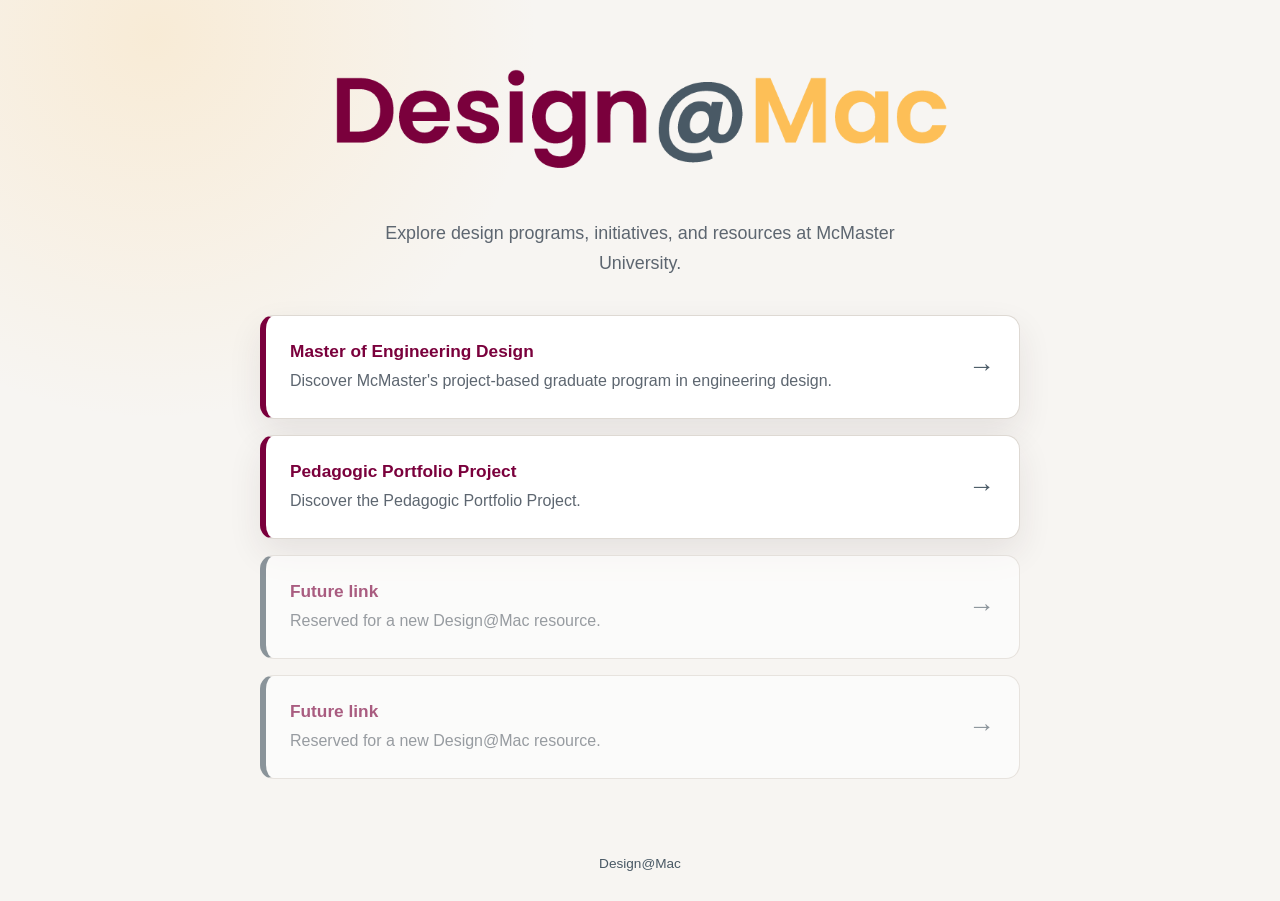
<file: index.html>
<!doctype html>
<html lang="en">
<head>
  <meta charset="utf-8">
  <meta name="viewport" content="width=device-width, initial-scale=1">
  <meta name="description" content="Design@Mac links and resources at McMaster University.">
  <title>Design@Mac</title>
  <link rel="stylesheet" href="styles.css">
</head>
<body>
  <main class="page-shell">
    <header class="hero">
      <img
        class="brand-logo"
        src="assets/design-at-mac-logo.png"
        alt="Design at Mac"
        width="862"
        height="186"
      >
      <p class="intro">Explore design programs, initiatives, and resources at McMaster University.</p>
    </header>

    <nav class="link-list" aria-label="Design at Mac links">
      <!--
        TO ADD OR EDIT A LINK:
        1. Change the href value to the destination URL.
        2. Replace the link title and description.
        3. Remove the placeholder class and aria-disabled attribute if present.
      -->

      <a class="link-card" href="https://www.eng.mcmaster.ca/sept/degree-options/engineering-design/">
        <span class="link-copy">
          <strong>Master of Engineering Design</strong>
          <span>Discover McMaster's project-based graduate program in engineering design.</span>
        </span>
        <span class="arrow" aria-hidden="true">&rarr;</span>
      </a>

      <a class="link-card" href="https://design-at-mac.github.io/design-at-mac-website/pedagogic-portfolios">
        <span class="link-copy">
          <strong>Pedagogic Portfolio Project</strong>
          <span>Discover the Pedagogic Portfolio Project.</span>
        </span>
        <span class="arrow" aria-hidden="true">&rarr;</span>
      </a>

      <!-- Placeholder link 1: replace # with a URL and update the text. -->
      <a class="link-card placeholder" href="#" aria-disabled="true" onclick="return false;">
        <span class="link-copy">
          <strong>Future link</strong>
          <span>Reserved for a new Design@Mac resource.</span>
        </span>
        <span class="arrow" aria-hidden="true">&rarr;</span>
      </a>

      <!-- Placeholder link 2: replace # with a URL and update the text. -->
      <a class="link-card placeholder" href="#" aria-disabled="true" onclick="return false;">
        <span class="link-copy">
          <strong>Future link</strong>
          <span>Reserved for a new Design@Mac resource.</span>
        </span>
        <span class="arrow" aria-hidden="true">&rarr;</span>
      </a>
    </nav>
  </main>

  <footer>
    <p>Design@Mac</p>
  </footer>
</body>
</html>
</file>
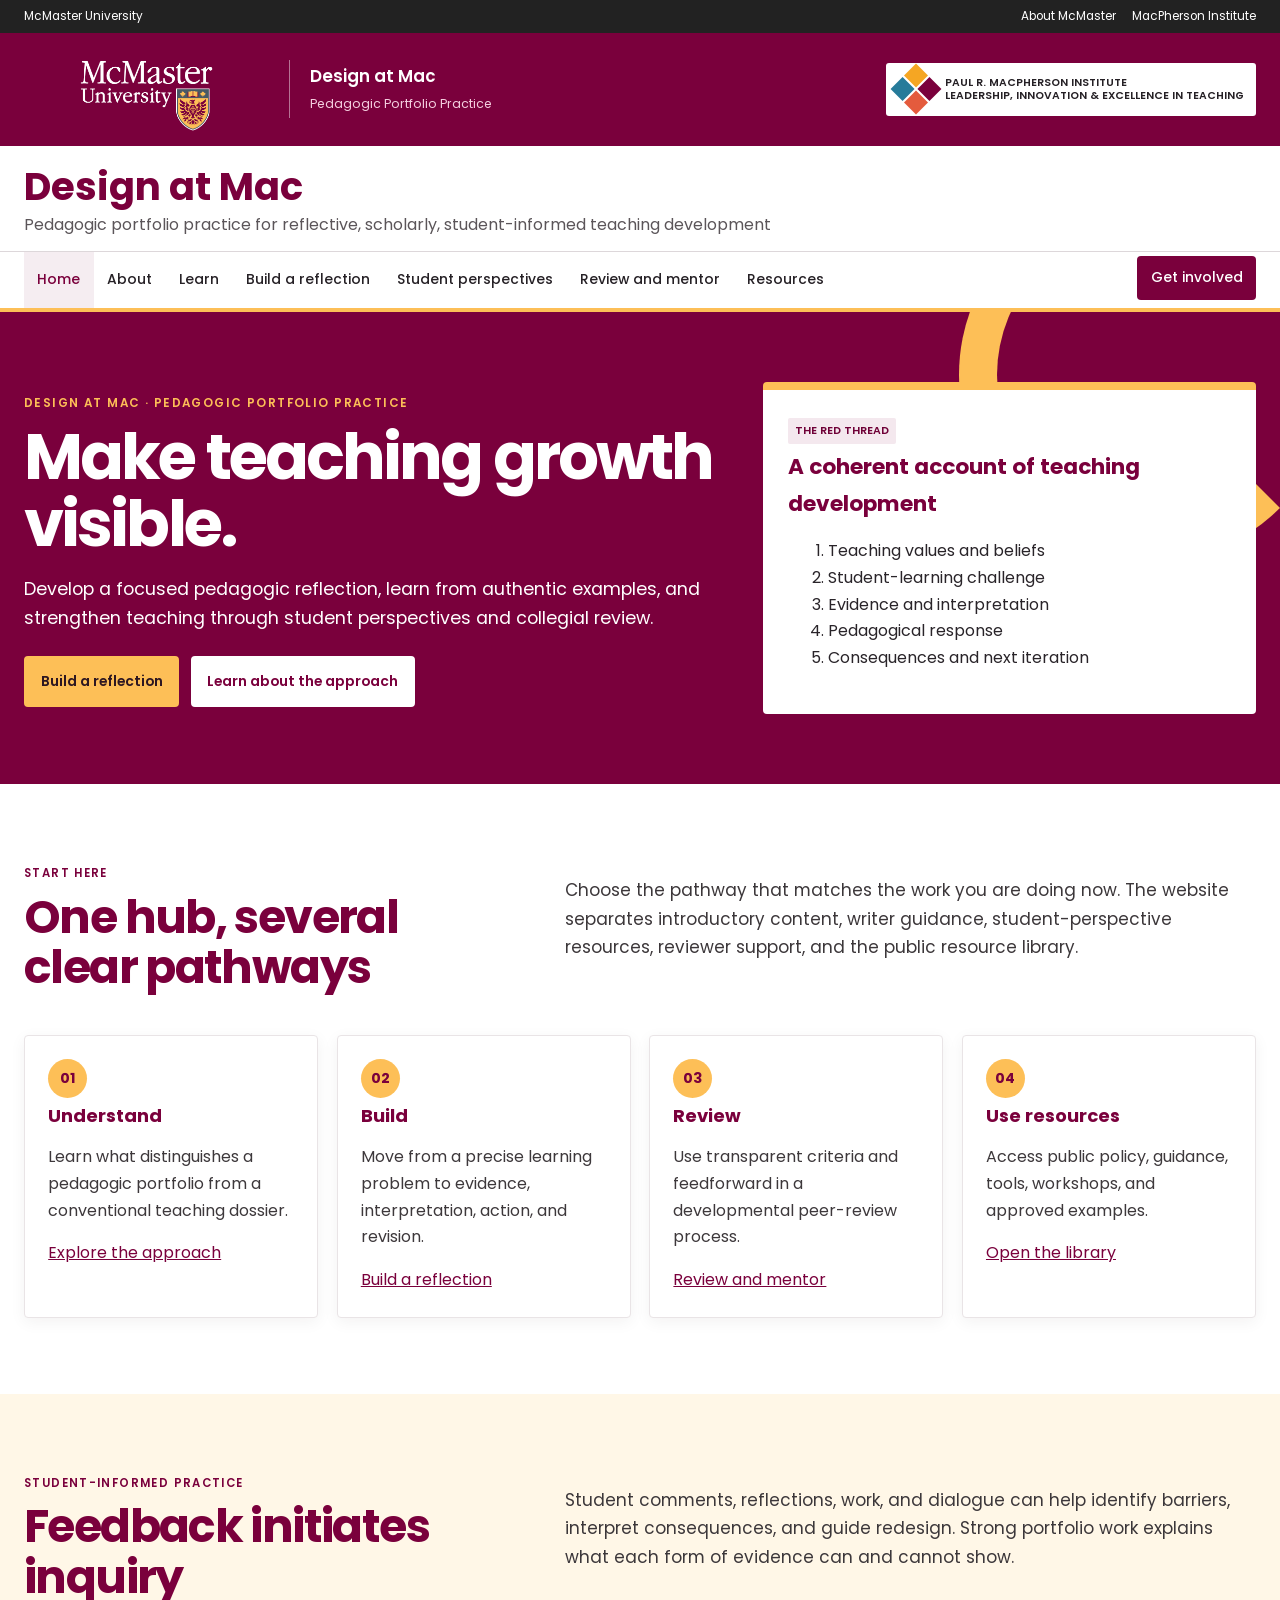
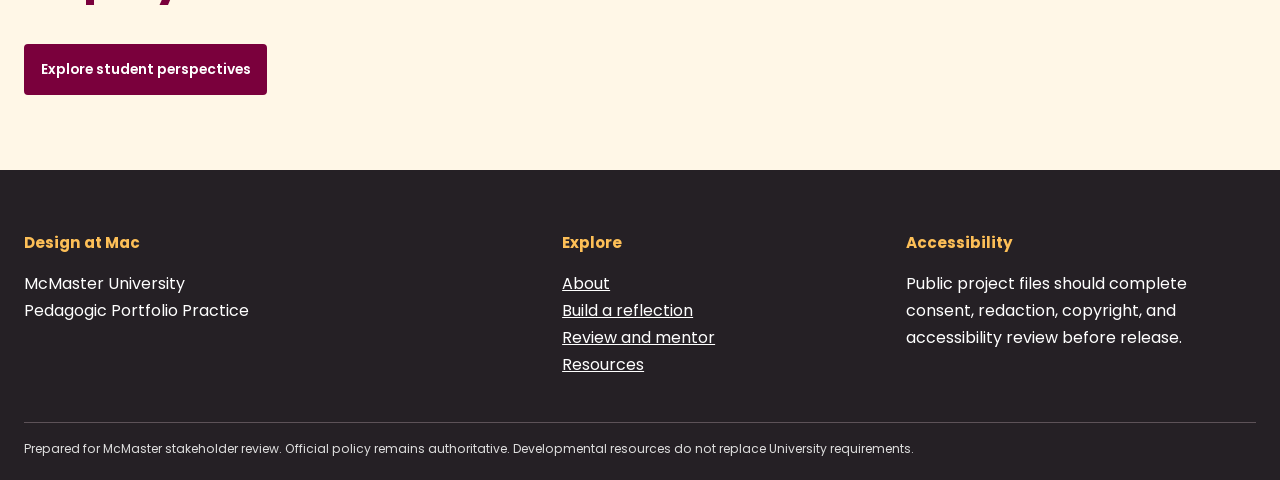
<file: pedagogic-portfolios/index.html>
<!doctype html><html lang="en"><head><meta charset="utf-8"><meta name="viewport" content="width=device-width,initial-scale=1"><meta name="description" content="Design at Mac pedagogic portfolio practice."><title>Home | Design at Mac</title><link rel="preconnect" href="https://fonts.googleapis.com"><link rel="preconnect" href="https://fonts.gstatic.com" crossorigin><link href="https://fonts.googleapis.com/css2?family=Poppins:wght@400;500;600;700&display=swap" rel="stylesheet"><link rel="stylesheet" href="assets/styles.css"></head><body><a class="skip" href="#main">Skip to main content</a><div class="global"><div class="global-in"><span>McMaster University</span><div class="global-links"><a href="https://www.mcmaster.ca/">About McMaster</a><a href="https://mi.mcmaster.ca/">MacPherson Institute</a></div></div></div><header><div class="brand"><div class="brand-in"><img class="mc-logo" src="assets/mcmaster-wordmark.png" alt="McMaster University"><span class="brand-rule" aria-hidden="true"></span><div class="brand-name"><strong>Design at Mac</strong><span>Pedagogic Portfolio Practice</span></div><a class="mi" href="https://mi.mcmaster.ca/"><span class="mi-mark" aria-hidden="true"><i></i><i></i><i></i><i></i></span><span class="mi-text">PAUL R. MACPHERSON INSTITUTE<br>LEADERSHIP, INNOVATION &amp; EXCELLENCE IN TEACHING</span></a></div></div><div class="site-head"><div class="site-head-in"><h1>Design at Mac</h1><p>Pedagogic portfolio practice for reflective, scholarly, student-informed teaching development</p></div></div><nav class="nav" aria-label="Site navigation"><div class="nav-in"><ul><li><a class="current" href="index.html">Home</a></li><li><a class="" href="about.html">About</a></li><li><a class="" href="learn.html">Learn</a></li><li><a class="" href="build.html">Build a reflection</a></li><li><a class="" href="students.html">Student perspectives</a></li><li><a class="" href="review.html">Review and mentor</a></li><li><a class="" href="resources.html">Resources</a></li></ul><a class="join" href="get-involved.html">Get involved</a></div></nav></header><section class="page-hero"><div class="hero-in"><div><span class="eyebrow">Design at Mac · Pedagogic Portfolio Practice</span><h2>Make teaching growth visible.</h2><p>Develop a focused pedagogic reflection, learn from authentic examples, and strengthen teaching through student perspectives and collegial review.</p><div class="actions"><a class="button gold" href="build.html">Build a reflection</a><a class="button white" href="learn.html">Learn about the approach</a></div></div><aside class="hero-card"><span class="tag">THE RED THREAD</span><h3>A coherent account of teaching development</h3><ol><li>Teaching values and beliefs</li><li>Student-learning challenge</li><li>Evidence and interpretation</li><li>Pedagogical response</li><li>Consequences and next iteration</li></ol></aside></div></section><main id="main"><section><div class="wrap"><div class="section-head"><div><span class="kicker">Start here</span><h2>One hub, several clear pathways</h2></div><p class="lede">Choose the pathway that matches the work you are doing now. The website separates introductory content, writer guidance, student-perspective resources, reviewer support, and the public resource library.</p></div><div class="grid grid4"><article class="card"><span class="number">01</span><h3>Understand</h3><p>Learn what distinguishes a pedagogic portfolio from a conventional teaching dossier.</p><a href="learn.html">Explore the approach</a></article><article class="card"><span class="number">02</span><h3>Build</h3><p>Move from a precise learning problem to evidence, interpretation, action, and revision.</p><a href="build.html">Build a reflection</a></article><article class="card"><span class="number">03</span><h3>Review</h3><p>Use transparent criteria and feedforward in a developmental peer-review process.</p><a href="review.html">Review and mentor</a></article><article class="card"><span class="number">04</span><h3>Use resources</h3><p>Access public policy, guidance, tools, workshops, and approved examples.</p><a href="resources.html">Open the library</a></article></div></div></section><section class="cream"><div class="wrap"><div class="section-head"><div><span class="kicker">Student-informed practice</span><h2>Feedback initiates inquiry</h2></div><p class="lede">Student comments, reflections, work, and dialogue can help identify barriers, interpret consequences, and guide redesign. Strong portfolio work explains what each form of evidence can and cannot show.</p></div><div class="actions"><a class="button maroon" href="students.html">Explore student perspectives</a></div></div></section></main><footer class="footer"><div class="foot"><div><h3>Design at Mac</h3><p>McMaster University<br>Pedagogic Portfolio Practice</p></div><div><h3>Explore</h3><p><a href="about.html">About</a><br><a href="build.html">Build a reflection</a><br><a href="review.html">Review and mentor</a><br><a href="resources.html">Resources</a></p></div><div><h3>Accessibility</h3><p>Public project files should complete consent, redaction, copyright, and accessibility review before release.</p></div></div><div class="legal">Prepared for McMaster stakeholder review. Official policy remains authoritative. Developmental resources do not replace University requirements.</div></footer><script src="assets/site.js"></script></body></html>
</file>
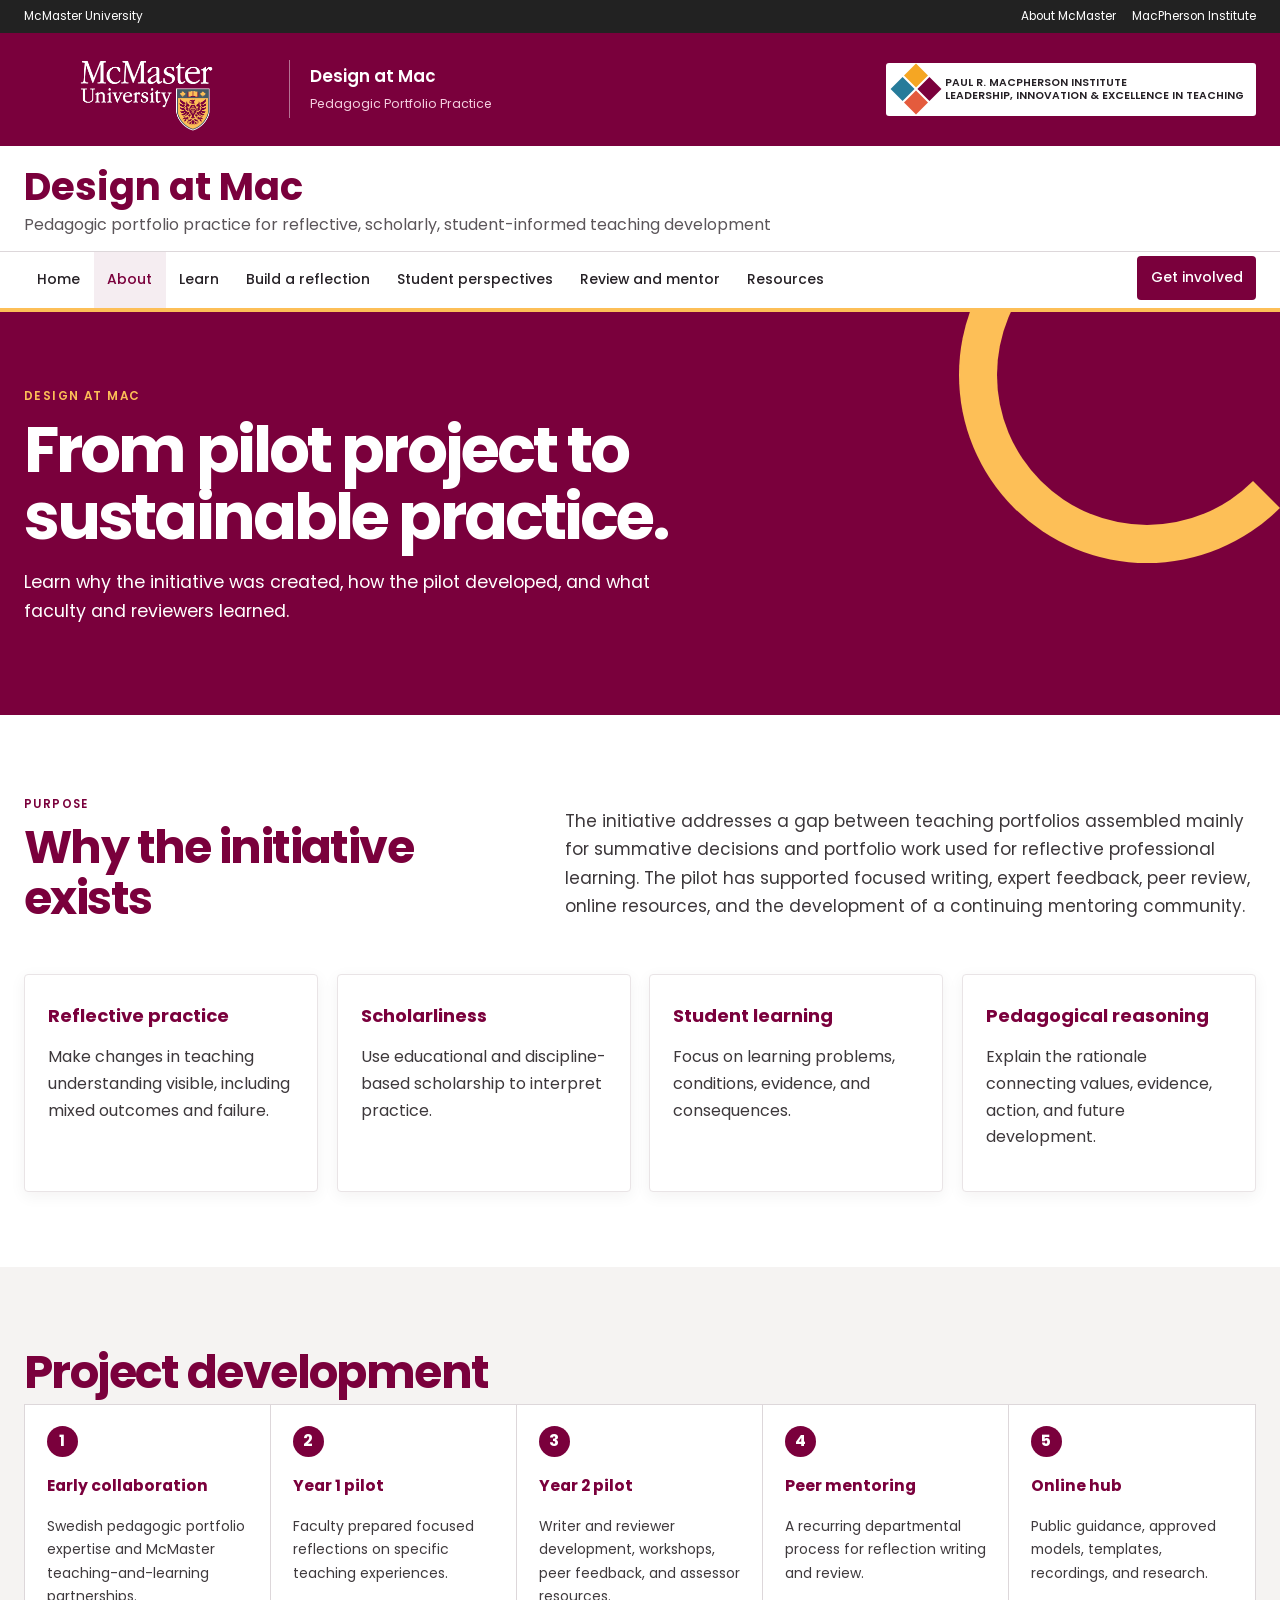
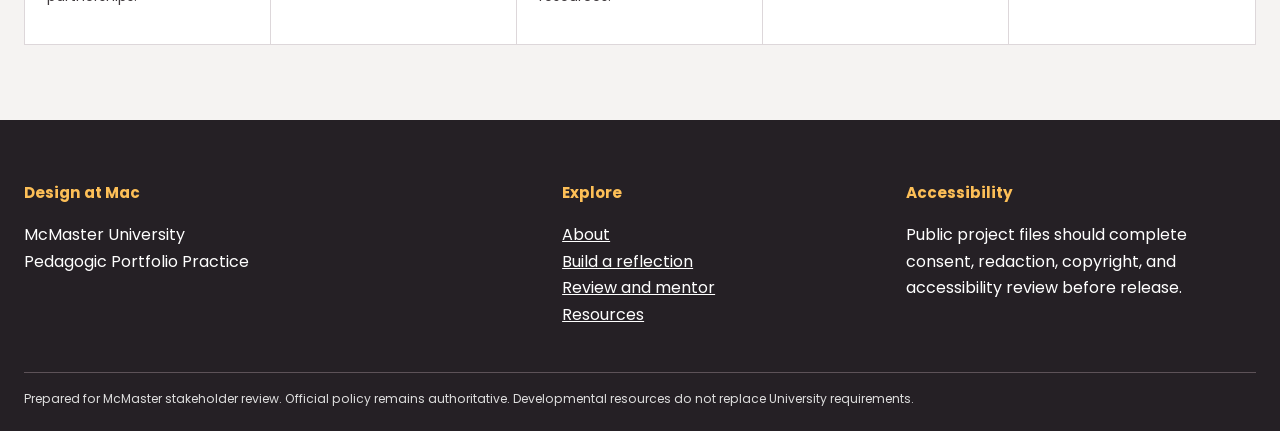
<file: pedagogic-portfolios/about.html>
<!doctype html><html lang="en"><head><meta charset="utf-8"><meta name="viewport" content="width=device-width,initial-scale=1"><meta name="description" content="About the Design at Mac pedagogic portfolio initiative."><title>About | Design at Mac</title><link rel="preconnect" href="https://fonts.googleapis.com"><link rel="preconnect" href="https://fonts.gstatic.com" crossorigin><link href="https://fonts.googleapis.com/css2?family=Poppins:wght@400;500;600;700&display=swap" rel="stylesheet"><link rel="stylesheet" href="assets/styles.css"></head><body><a class="skip" href="#main">Skip to main content</a><div class="global"><div class="global-in"><span>McMaster University</span><div class="global-links"><a href="https://www.mcmaster.ca/">About McMaster</a><a href="https://mi.mcmaster.ca/">MacPherson Institute</a></div></div></div><header><div class="brand"><div class="brand-in"><img class="mc-logo" src="assets/mcmaster-wordmark.png" alt="McMaster University"><span class="brand-rule" aria-hidden="true"></span><div class="brand-name"><strong>Design at Mac</strong><span>Pedagogic Portfolio Practice</span></div><a class="mi" href="https://mi.mcmaster.ca/"><span class="mi-mark" aria-hidden="true"><i></i><i></i><i></i><i></i></span><span class="mi-text">PAUL R. MACPHERSON INSTITUTE<br>LEADERSHIP, INNOVATION &amp; EXCELLENCE IN TEACHING</span></a></div></div><div class="site-head"><div class="site-head-in"><h1>Design at Mac</h1><p>Pedagogic portfolio practice for reflective, scholarly, student-informed teaching development</p></div></div><nav class="nav" aria-label="Site navigation"><div class="nav-in"><ul><li><a class="" href="index.html">Home</a></li><li><a class="current" href="about.html">About</a></li><li><a class="" href="learn.html">Learn</a></li><li><a class="" href="build.html">Build a reflection</a></li><li><a class="" href="students.html">Student perspectives</a></li><li><a class="" href="review.html">Review and mentor</a></li><li><a class="" href="resources.html">Resources</a></li></ul><a class="join" href="get-involved.html">Get involved</a></div></nav></header><section class="page-hero"><div class="hero-in"><div><span class="eyebrow">Design at Mac</span><h2>From pilot project to sustainable practice.</h2><p>Learn why the initiative was created, how the pilot developed, and what faculty and reviewers learned.</p></div></div></section><main id="main"><section><div class="wrap"><div class="section-head"><div><span class="kicker">Purpose</span><h2>Why the initiative exists</h2></div><p class="lede">The initiative addresses a gap between teaching portfolios assembled mainly for summative decisions and portfolio work used for reflective professional learning. The pilot has supported focused writing, expert feedback, peer review, online resources, and the development of a continuing mentoring community.</p></div><div class="grid grid4"><article class="card"><h3>Reflective practice</h3><p>Make changes in teaching understanding visible, including mixed outcomes and failure.</p></article><article class="card"><h3>Scholarliness</h3><p>Use educational and discipline-based scholarship to interpret practice.</p></article><article class="card"><h3>Student learning</h3><p>Focus on learning problems, conditions, evidence, and consequences.</p></article><article class="card"><h3>Pedagogical reasoning</h3><p>Explain the rationale connecting values, evidence, action, and future development.</p></article></div></div></section><section class="pale"><div class="wrap"><h2 class="section-title">Project development</h2><div class="steps"><article><b>1</b><h3>Early collaboration</h3><p>Swedish pedagogic portfolio expertise and McMaster teaching-and-learning partnerships.</p></article><article><b>2</b><h3>Year 1 pilot</h3><p>Faculty prepared focused reflections on specific teaching experiences.</p></article><article><b>3</b><h3>Year 2 pilot</h3><p>Writer and reviewer development, workshops, peer feedback, and assessor resources.</p></article><article><b>4</b><h3>Peer mentoring</h3><p>A recurring departmental process for reflection writing and review.</p></article><article><b>5</b><h3>Online hub</h3><p>Public guidance, approved models, templates, recordings, and research.</p></article></div></div></section></main><footer class="footer"><div class="foot"><div><h3>Design at Mac</h3><p>McMaster University<br>Pedagogic Portfolio Practice</p></div><div><h3>Explore</h3><p><a href="about.html">About</a><br><a href="build.html">Build a reflection</a><br><a href="review.html">Review and mentor</a><br><a href="resources.html">Resources</a></p></div><div><h3>Accessibility</h3><p>Public project files should complete consent, redaction, copyright, and accessibility review before release.</p></div></div><div class="legal">Prepared for McMaster stakeholder review. Official policy remains authoritative. Developmental resources do not replace University requirements.</div></footer><script src="assets/site.js"></script></body></html>
</file>
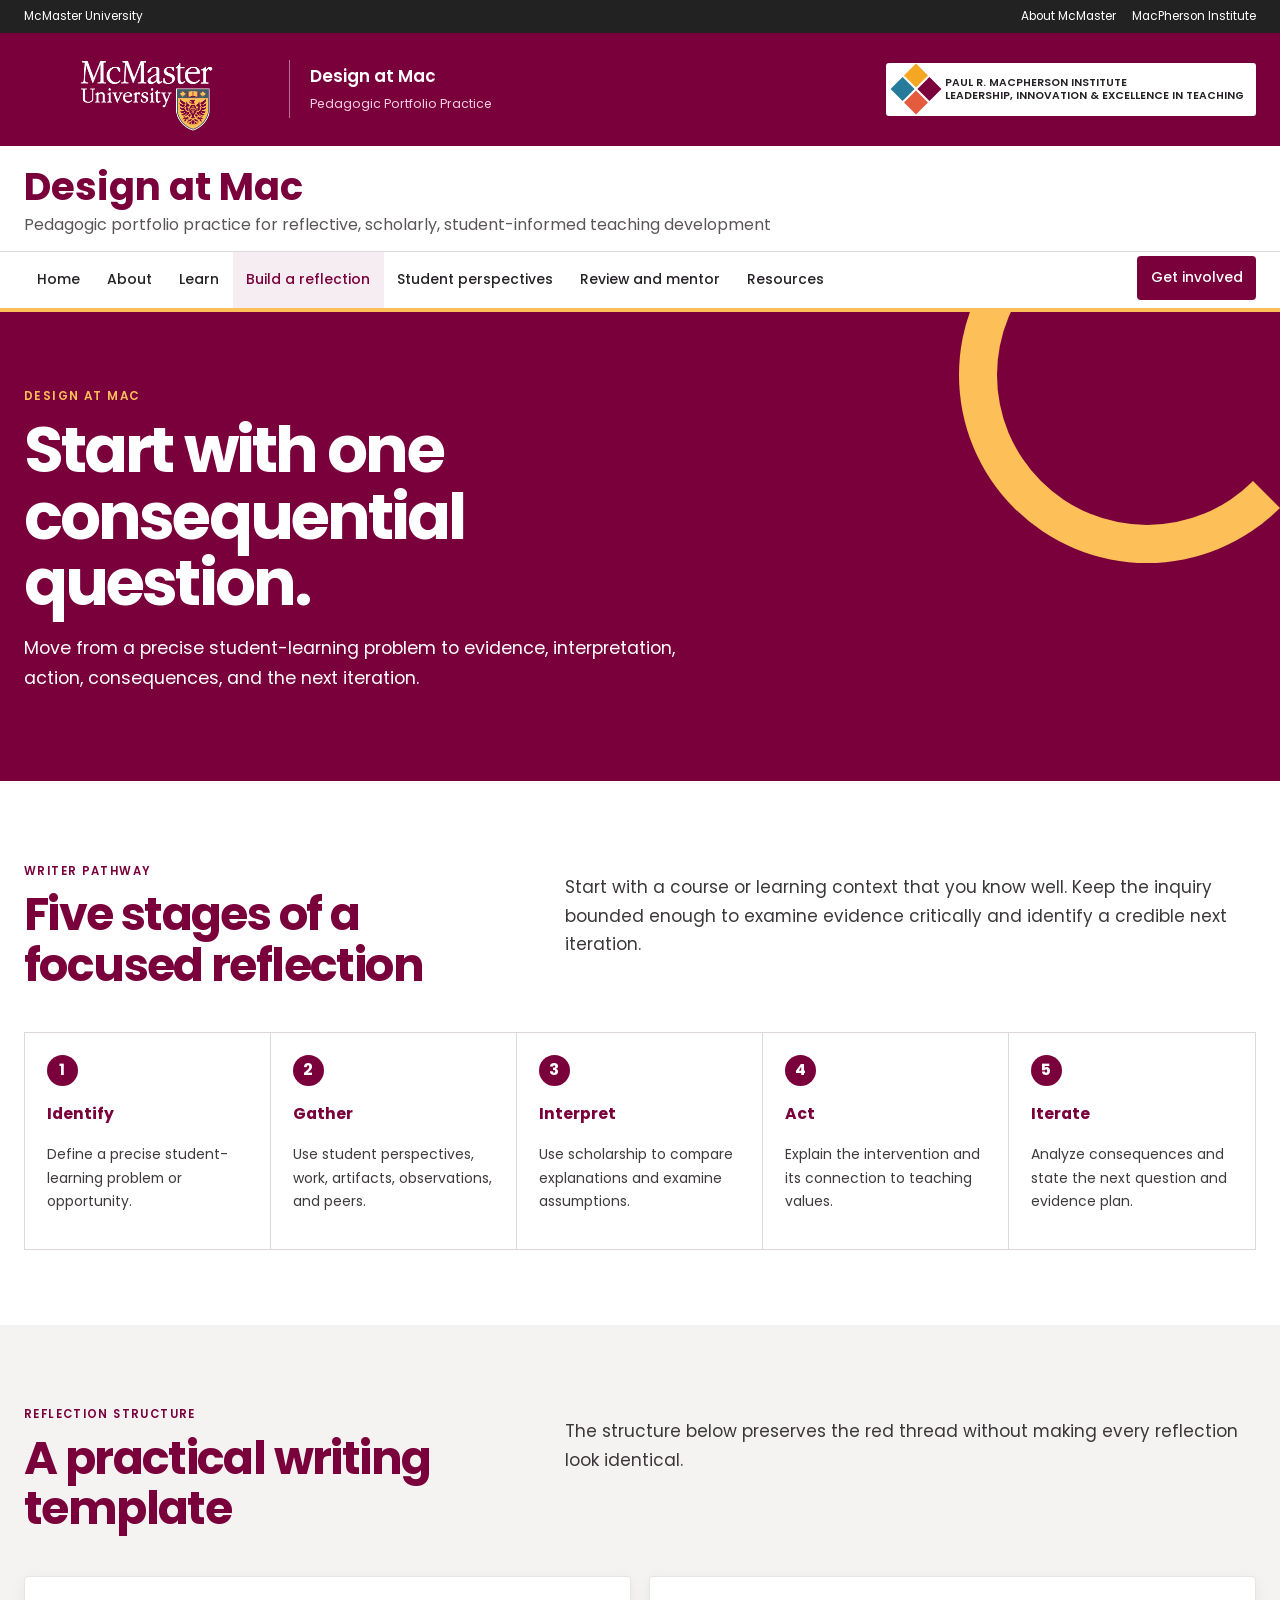
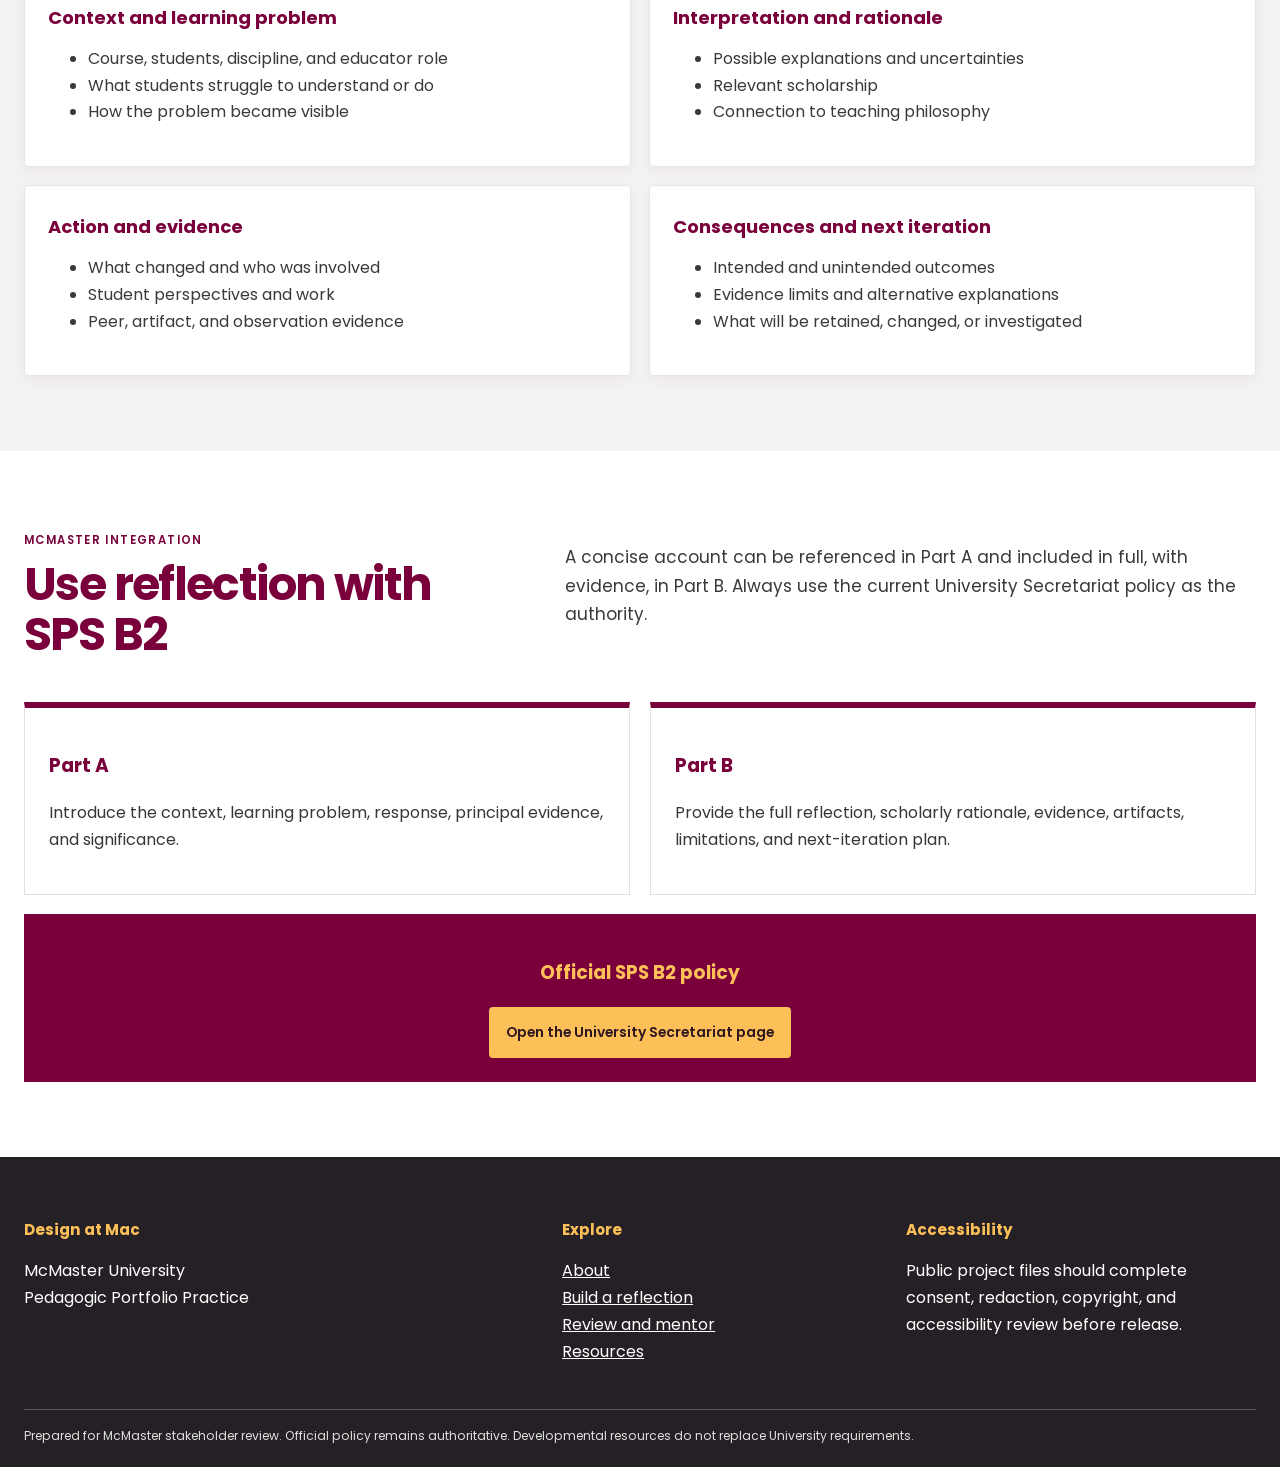
<file: pedagogic-portfolios/build.html>
<!doctype html><html lang="en"><head><meta charset="utf-8"><meta name="viewport" content="width=device-width,initial-scale=1"><meta name="description" content="Guidance for building a pedagogic reflection."><title>Build a reflection | Design at Mac</title><link rel="preconnect" href="https://fonts.googleapis.com"><link rel="preconnect" href="https://fonts.gstatic.com" crossorigin><link href="https://fonts.googleapis.com/css2?family=Poppins:wght@400;500;600;700&display=swap" rel="stylesheet"><link rel="stylesheet" href="assets/styles.css"></head><body><a class="skip" href="#main">Skip to main content</a><div class="global"><div class="global-in"><span>McMaster University</span><div class="global-links"><a href="https://www.mcmaster.ca/">About McMaster</a><a href="https://mi.mcmaster.ca/">MacPherson Institute</a></div></div></div><header><div class="brand"><div class="brand-in"><img class="mc-logo" src="assets/mcmaster-wordmark.png" alt="McMaster University"><span class="brand-rule" aria-hidden="true"></span><div class="brand-name"><strong>Design at Mac</strong><span>Pedagogic Portfolio Practice</span></div><a class="mi" href="https://mi.mcmaster.ca/"><span class="mi-mark" aria-hidden="true"><i></i><i></i><i></i><i></i></span><span class="mi-text">PAUL R. MACPHERSON INSTITUTE<br>LEADERSHIP, INNOVATION &amp; EXCELLENCE IN TEACHING</span></a></div></div><div class="site-head"><div class="site-head-in"><h1>Design at Mac</h1><p>Pedagogic portfolio practice for reflective, scholarly, student-informed teaching development</p></div></div><nav class="nav" aria-label="Site navigation"><div class="nav-in"><ul><li><a class="" href="index.html">Home</a></li><li><a class="" href="about.html">About</a></li><li><a class="" href="learn.html">Learn</a></li><li><a class="current" href="build.html">Build a reflection</a></li><li><a class="" href="students.html">Student perspectives</a></li><li><a class="" href="review.html">Review and mentor</a></li><li><a class="" href="resources.html">Resources</a></li></ul><a class="join" href="get-involved.html">Get involved</a></div></nav></header><section class="page-hero"><div class="hero-in"><div><span class="eyebrow">Design at Mac</span><h2>Start with one consequential question.</h2><p>Move from a precise student-learning problem to evidence, interpretation, action, consequences, and the next iteration.</p></div></div></section><main id="main"><section><div class="wrap"><div class="section-head"><div><span class="kicker">Writer pathway</span><h2>Five stages of a focused reflection</h2></div><p class="lede">Start with a course or learning context that you know well. Keep the inquiry bounded enough to examine evidence critically and identify a credible next iteration.</p></div><div class="steps"><article><b>1</b><h3>Identify</h3><p>Define a precise student-learning problem or opportunity.</p></article><article><b>2</b><h3>Gather</h3><p>Use student perspectives, work, artifacts, observations, and peers.</p></article><article><b>3</b><h3>Interpret</h3><p>Use scholarship to compare explanations and examine assumptions.</p></article><article><b>4</b><h3>Act</h3><p>Explain the intervention and its connection to teaching values.</p></article><article><b>5</b><h3>Iterate</h3><p>Analyze consequences and state the next question and evidence plan.</p></article></div></div></section><section class="pale"><div class="wrap"><div class="section-head"><div><span class="kicker">Reflection structure</span><h2>A practical writing template</h2></div><p class="lede">The structure below preserves the red thread without making every reflection look identical.</p></div><div class="grid grid2"><article class="card"><h3>Context and learning problem</h3><ul><li>Course, students, discipline, and educator role</li><li>What students struggle to understand or do</li><li>How the problem became visible</li></ul></article><article class="card"><h3>Interpretation and rationale</h3><ul><li>Possible explanations and uncertainties</li><li>Relevant scholarship</li><li>Connection to teaching philosophy</li></ul></article><article class="card"><h3>Action and evidence</h3><ul><li>What changed and who was involved</li><li>Student perspectives and work</li><li>Peer, artifact, and observation evidence</li></ul></article><article class="card"><h3>Consequences and next iteration</h3><ul><li>Intended and unintended outcomes</li><li>Evidence limits and alternative explanations</li><li>What will be retained, changed, or investigated</li></ul></article></div></div></section><section><div class="wrap"><div class="section-head"><div><span class="kicker">McMaster integration</span><h2>Use reflection with SPS B2</h2></div><p class="lede">A concise account can be referenced in Part A and included in full, with evidence, in Part B. Always use the current University Secretariat policy as the authority.</p></div><div class="split"><article class="panel"><h3>Part A</h3><p>Introduce the context, learning problem, response, principal evidence, and significance.</p></article><article class="panel"><h3>Part B</h3><p>Provide the full reflection, scholarly rationale, evidence, artifacts, limitations, and next-iteration plan.</p></article><article class="panel full"><h3>Official SPS B2 policy</h3><a class="button gold" href="https://secretariat.mcmaster.ca/university-policies-procedures-guidelines/sps-b2-teaching-portfolios/">Open the University Secretariat page</a></article></div></div></section></main><footer class="footer"><div class="foot"><div><h3>Design at Mac</h3><p>McMaster University<br>Pedagogic Portfolio Practice</p></div><div><h3>Explore</h3><p><a href="about.html">About</a><br><a href="build.html">Build a reflection</a><br><a href="review.html">Review and mentor</a><br><a href="resources.html">Resources</a></p></div><div><h3>Accessibility</h3><p>Public project files should complete consent, redaction, copyright, and accessibility review before release.</p></div></div><div class="legal">Prepared for McMaster stakeholder review. Official policy remains authoritative. Developmental resources do not replace University requirements.</div></footer><script src="assets/site.js"></script></body></html>
</file>
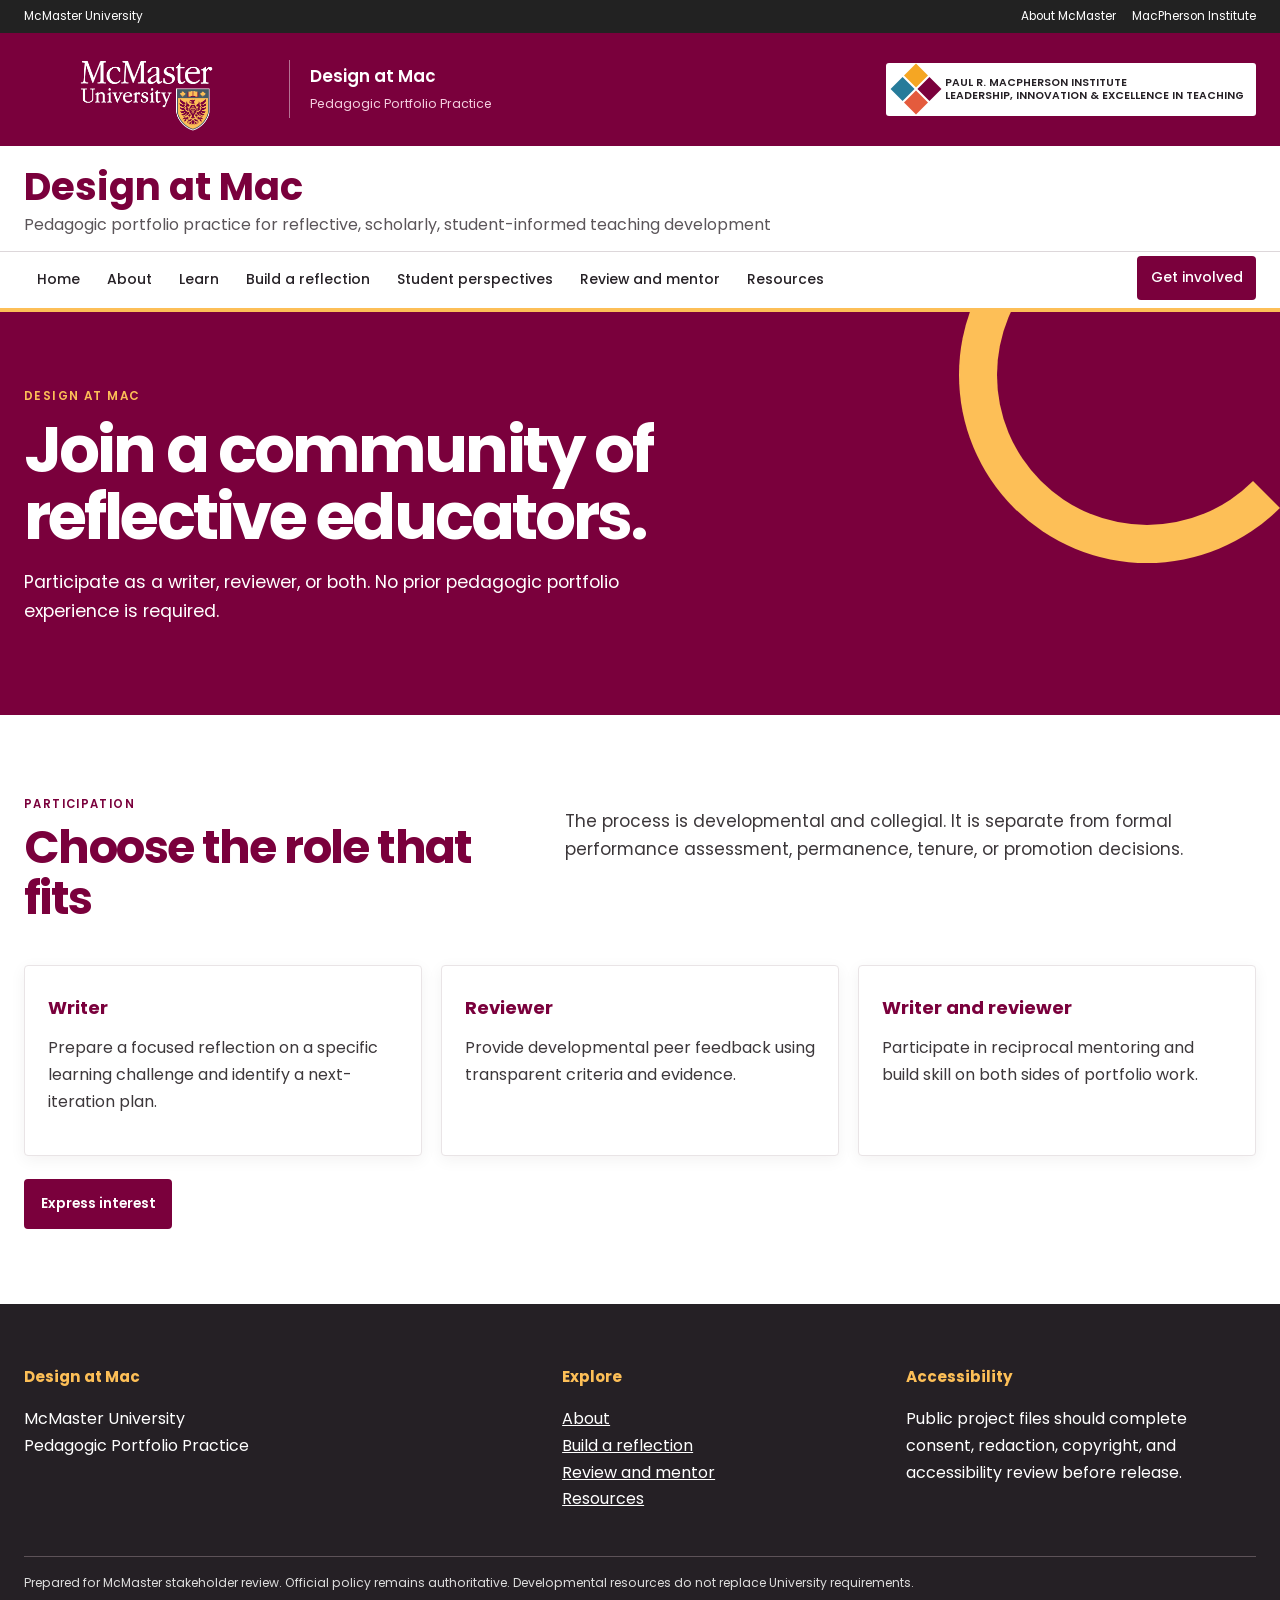
<file: pedagogic-portfolios/get-involved.html>
<!doctype html><html lang="en"><head><meta charset="utf-8"><meta name="viewport" content="width=device-width,initial-scale=1"><meta name="description" content="Join Design at Mac pedagogic portfolio practice."><title>Get involved | Design at Mac</title><link rel="preconnect" href="https://fonts.googleapis.com"><link rel="preconnect" href="https://fonts.gstatic.com" crossorigin><link href="https://fonts.googleapis.com/css2?family=Poppins:wght@400;500;600;700&display=swap" rel="stylesheet"><link rel="stylesheet" href="assets/styles.css"></head><body><a class="skip" href="#main">Skip to main content</a><div class="global"><div class="global-in"><span>McMaster University</span><div class="global-links"><a href="https://www.mcmaster.ca/">About McMaster</a><a href="https://mi.mcmaster.ca/">MacPherson Institute</a></div></div></div><header><div class="brand"><div class="brand-in"><img class="mc-logo" src="assets/mcmaster-wordmark.png" alt="McMaster University"><span class="brand-rule" aria-hidden="true"></span><div class="brand-name"><strong>Design at Mac</strong><span>Pedagogic Portfolio Practice</span></div><a class="mi" href="https://mi.mcmaster.ca/"><span class="mi-mark" aria-hidden="true"><i></i><i></i><i></i><i></i></span><span class="mi-text">PAUL R. MACPHERSON INSTITUTE<br>LEADERSHIP, INNOVATION &amp; EXCELLENCE IN TEACHING</span></a></div></div><div class="site-head"><div class="site-head-in"><h1>Design at Mac</h1><p>Pedagogic portfolio practice for reflective, scholarly, student-informed teaching development</p></div></div><nav class="nav" aria-label="Site navigation"><div class="nav-in"><ul><li><a class="" href="index.html">Home</a></li><li><a class="" href="about.html">About</a></li><li><a class="" href="learn.html">Learn</a></li><li><a class="" href="build.html">Build a reflection</a></li><li><a class="" href="students.html">Student perspectives</a></li><li><a class="" href="review.html">Review and mentor</a></li><li><a class="" href="resources.html">Resources</a></li></ul><a class="join" href="get-involved.html">Get involved</a></div></nav></header><section class="page-hero"><div class="hero-in"><div><span class="eyebrow">Design at Mac</span><h2>Join a community of reflective educators.</h2><p>Participate as a writer, reviewer, or both. No prior pedagogic portfolio experience is required.</p></div></div></section><main id="main"><section><div class="wrap"><div class="section-head"><div><span class="kicker">Participation</span><h2>Choose the role that fits</h2></div><p class="lede">The process is developmental and collegial. It is separate from formal performance assessment, permanence, tenure, or promotion decisions.</p></div><div class="grid"><article class="card"><h3>Writer</h3><p>Prepare a focused reflection on a specific learning challenge and identify a next-iteration plan.</p></article><article class="card"><h3>Reviewer</h3><p>Provide developmental peer feedback using transparent criteria and evidence.</p></article><article class="card"><h3>Writer and reviewer</h3><p>Participate in reciprocal mentoring and build skill on both sides of portfolio work.</p></article></div><div class="actions"><a class="button maroon" href="mailto:fleisig@mcmaster.ca?subject=Design%20at%20Mac%20Pedagogic%20Portfolio%20Practice">Express interest</a></div></div></section></main><footer class="footer"><div class="foot"><div><h3>Design at Mac</h3><p>McMaster University<br>Pedagogic Portfolio Practice</p></div><div><h3>Explore</h3><p><a href="about.html">About</a><br><a href="build.html">Build a reflection</a><br><a href="review.html">Review and mentor</a><br><a href="resources.html">Resources</a></p></div><div><h3>Accessibility</h3><p>Public project files should complete consent, redaction, copyright, and accessibility review before release.</p></div></div><div class="legal">Prepared for McMaster stakeholder review. Official policy remains authoritative. Developmental resources do not replace University requirements.</div></footer><script src="assets/site.js"></script></body></html>
</file>
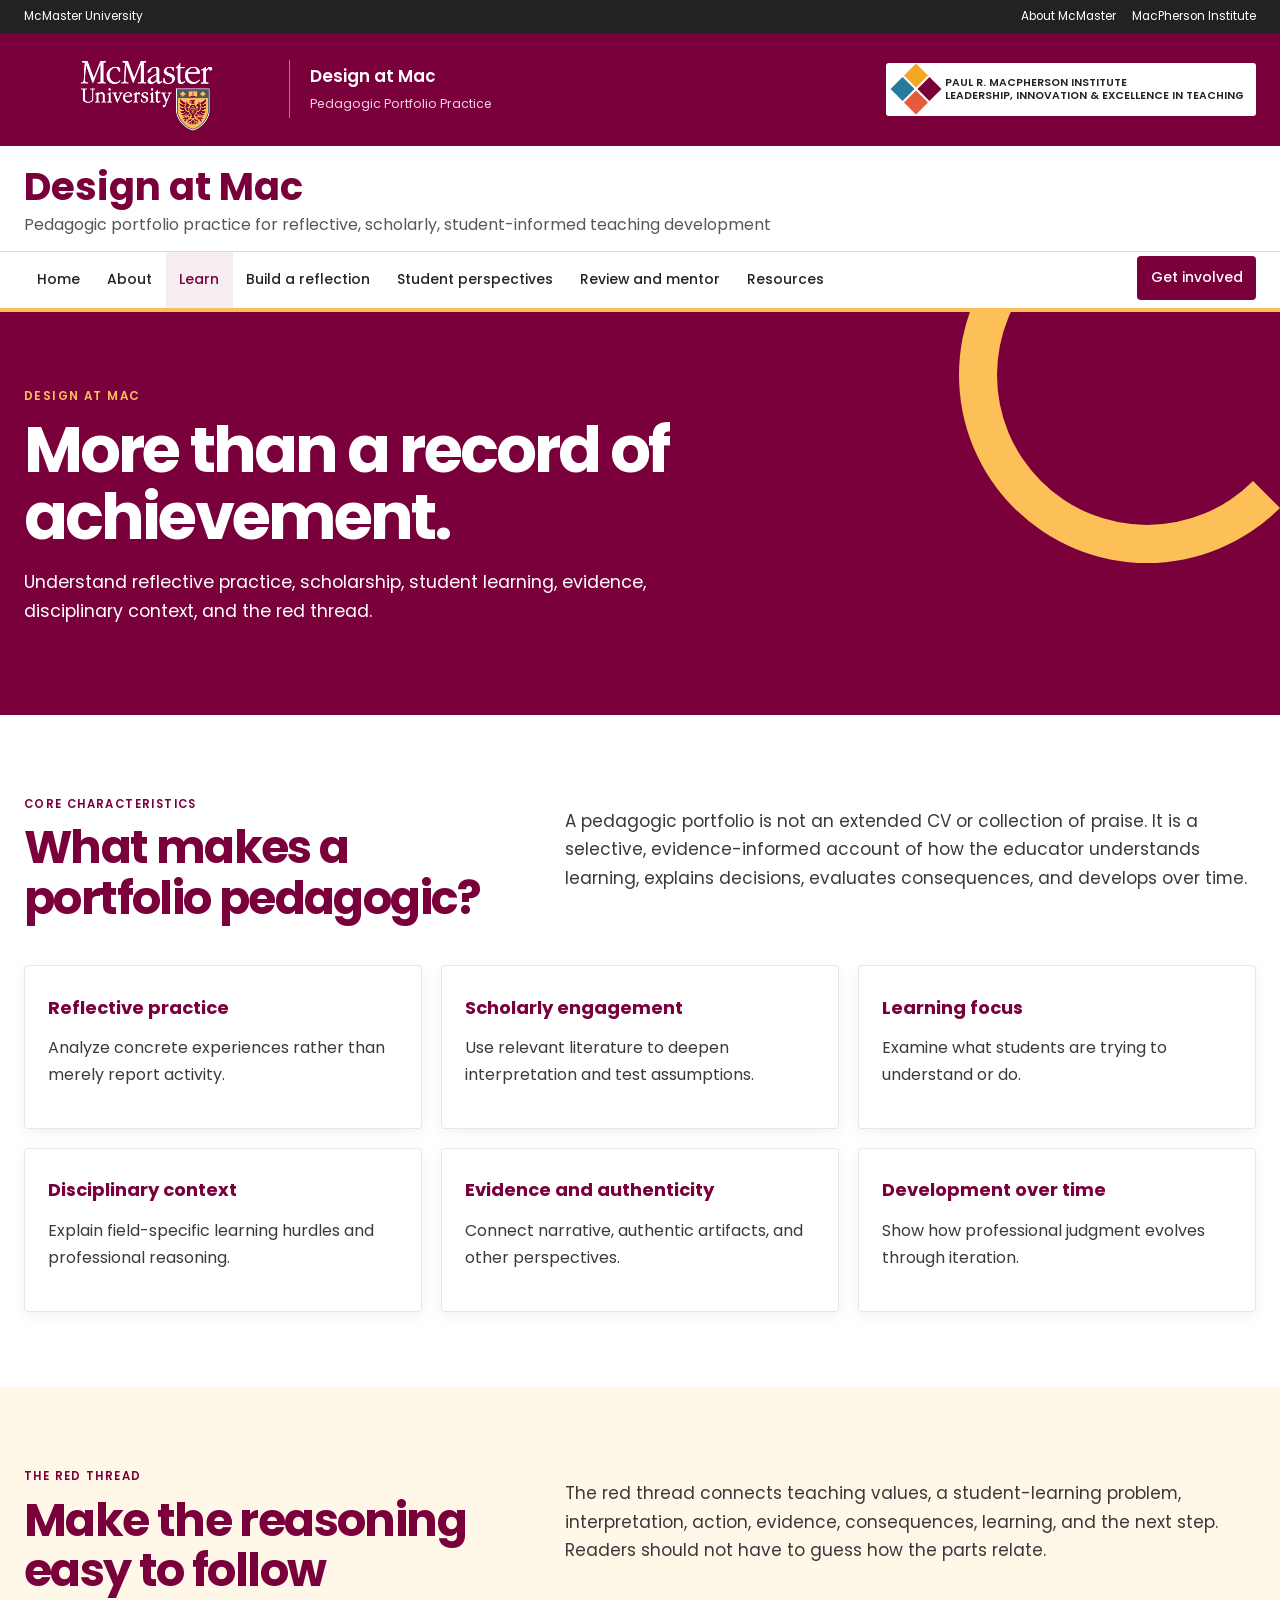
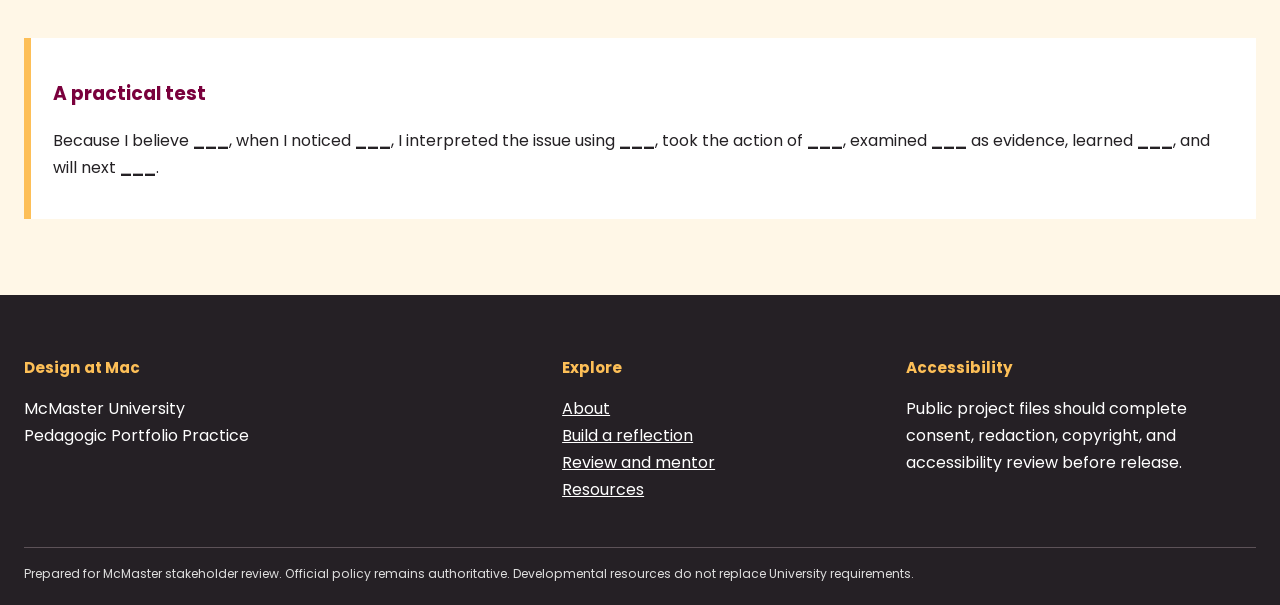
<file: pedagogic-portfolios/learn.html>
<!doctype html><html lang="en"><head><meta charset="utf-8"><meta name="viewport" content="width=device-width,initial-scale=1"><meta name="description" content="Understanding pedagogic portfolios and the red thread."><title>Learn | Design at Mac</title><link rel="preconnect" href="https://fonts.googleapis.com"><link rel="preconnect" href="https://fonts.gstatic.com" crossorigin><link href="https://fonts.googleapis.com/css2?family=Poppins:wght@400;500;600;700&display=swap" rel="stylesheet"><link rel="stylesheet" href="assets/styles.css"></head><body><a class="skip" href="#main">Skip to main content</a><div class="global"><div class="global-in"><span>McMaster University</span><div class="global-links"><a href="https://www.mcmaster.ca/">About McMaster</a><a href="https://mi.mcmaster.ca/">MacPherson Institute</a></div></div></div><header><div class="brand"><div class="brand-in"><img class="mc-logo" src="assets/mcmaster-wordmark.png" alt="McMaster University"><span class="brand-rule" aria-hidden="true"></span><div class="brand-name"><strong>Design at Mac</strong><span>Pedagogic Portfolio Practice</span></div><a class="mi" href="https://mi.mcmaster.ca/"><span class="mi-mark" aria-hidden="true"><i></i><i></i><i></i><i></i></span><span class="mi-text">PAUL R. MACPHERSON INSTITUTE<br>LEADERSHIP, INNOVATION &amp; EXCELLENCE IN TEACHING</span></a></div></div><div class="site-head"><div class="site-head-in"><h1>Design at Mac</h1><p>Pedagogic portfolio practice for reflective, scholarly, student-informed teaching development</p></div></div><nav class="nav" aria-label="Site navigation"><div class="nav-in"><ul><li><a class="" href="index.html">Home</a></li><li><a class="" href="about.html">About</a></li><li><a class="current" href="learn.html">Learn</a></li><li><a class="" href="build.html">Build a reflection</a></li><li><a class="" href="students.html">Student perspectives</a></li><li><a class="" href="review.html">Review and mentor</a></li><li><a class="" href="resources.html">Resources</a></li></ul><a class="join" href="get-involved.html">Get involved</a></div></nav></header><section class="page-hero"><div class="hero-in"><div><span class="eyebrow">Design at Mac</span><h2>More than a record of achievement.</h2><p>Understand reflective practice, scholarship, student learning, evidence, disciplinary context, and the red thread.</p></div></div></section><main id="main"><section><div class="wrap"><div class="section-head"><div><span class="kicker">Core characteristics</span><h2>What makes a portfolio pedagogic?</h2></div><p class="lede">A pedagogic portfolio is not an extended CV or collection of praise. It is a selective, evidence-informed account of how the educator understands learning, explains decisions, evaluates consequences, and develops over time.</p></div><div class="grid"><article class="card"><h3>Reflective practice</h3><p>Analyze concrete experiences rather than merely report activity.</p></article><article class="card"><h3>Scholarly engagement</h3><p>Use relevant literature to deepen interpretation and test assumptions.</p></article><article class="card"><h3>Learning focus</h3><p>Examine what students are trying to understand or do.</p></article><article class="card"><h3>Disciplinary context</h3><p>Explain field-specific learning hurdles and professional reasoning.</p></article><article class="card"><h3>Evidence and authenticity</h3><p>Connect narrative, authentic artifacts, and other perspectives.</p></article><article class="card"><h3>Development over time</h3><p>Show how professional judgment evolves through iteration.</p></article></div></div></section><section class="cream"><div class="wrap"><div class="section-head"><div><span class="kicker">The red thread</span><h2>Make the reasoning easy to follow</h2></div><p class="lede">The red thread connects teaching values, a student-learning problem, interpretation, action, evidence, consequences, learning, and the next step. Readers should not have to guess how the parts relate.</p></div><div class="callout"><h3>A practical test</h3><p>Because I believe <strong>___</strong>, when I noticed <strong>___</strong>, I interpreted the issue using <strong>___</strong>, took the action of <strong>___</strong>, examined <strong>___</strong> as evidence, learned <strong>___</strong>, and will next <strong>___</strong>.</p></div></div></section></main><footer class="footer"><div class="foot"><div><h3>Design at Mac</h3><p>McMaster University<br>Pedagogic Portfolio Practice</p></div><div><h3>Explore</h3><p><a href="about.html">About</a><br><a href="build.html">Build a reflection</a><br><a href="review.html">Review and mentor</a><br><a href="resources.html">Resources</a></p></div><div><h3>Accessibility</h3><p>Public project files should complete consent, redaction, copyright, and accessibility review before release.</p></div></div><div class="legal">Prepared for McMaster stakeholder review. Official policy remains authoritative. Developmental resources do not replace University requirements.</div></footer><script src="assets/site.js"></script></body></html>
</file>
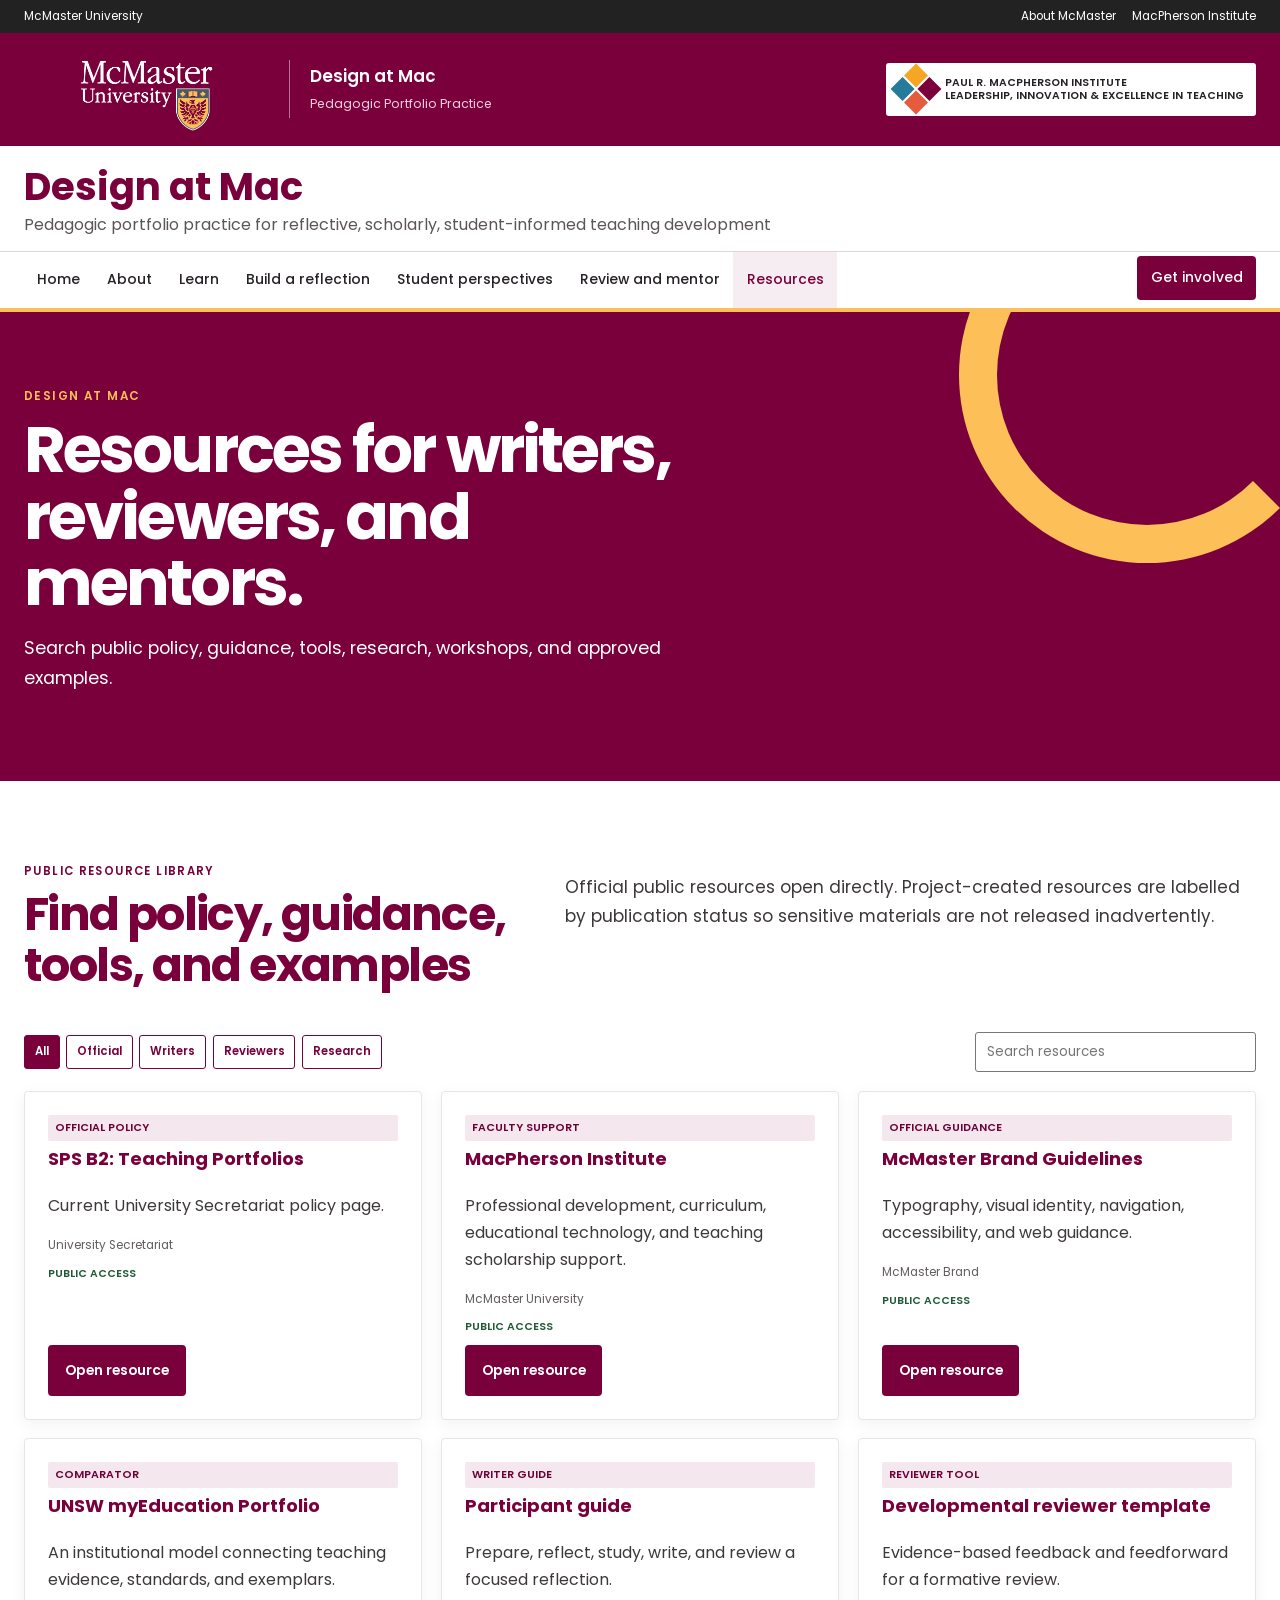
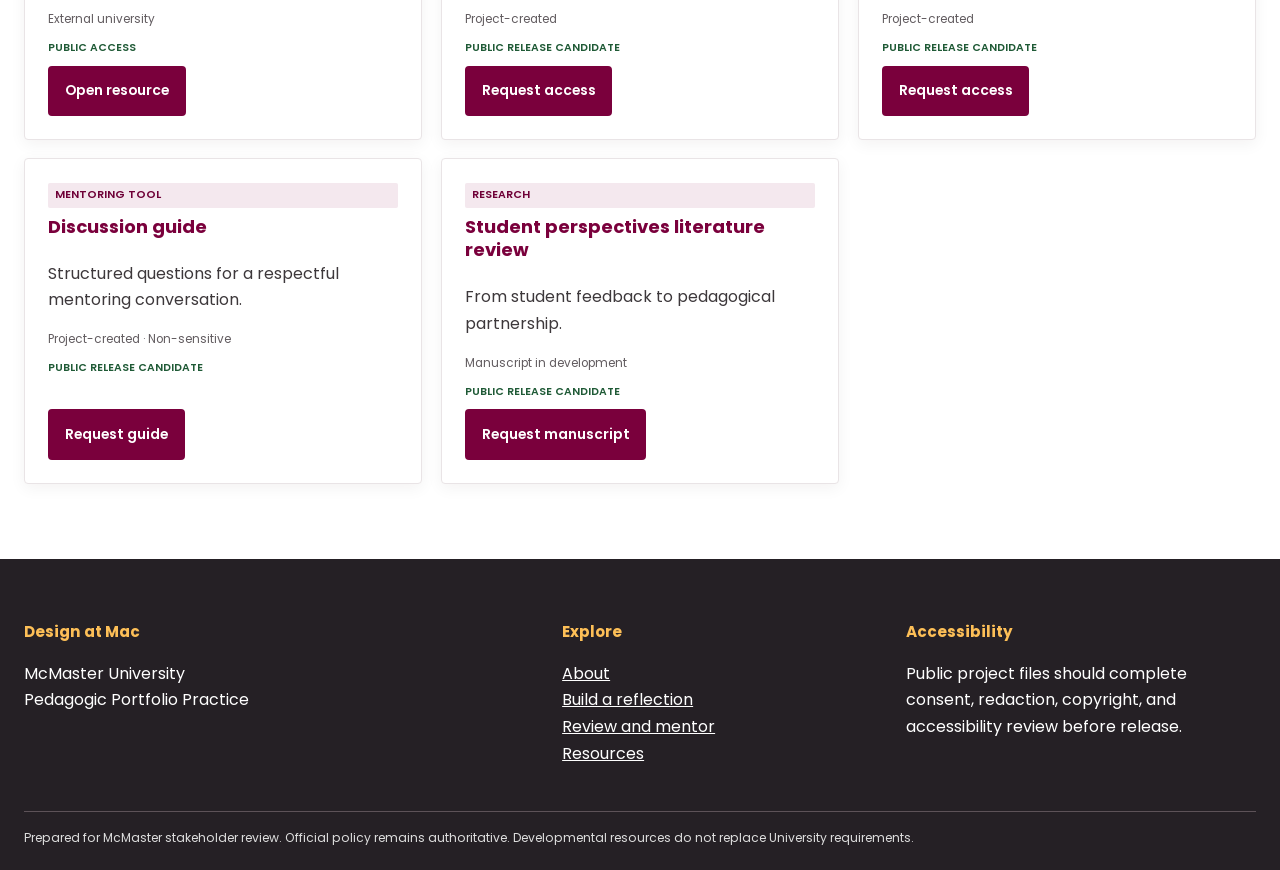
<file: pedagogic-portfolios/resources.html>
<!doctype html><html lang="en"><head><meta charset="utf-8"><meta name="viewport" content="width=device-width,initial-scale=1"><meta name="description" content="Public and project-created pedagogic portfolio resources."><title>Resources | Design at Mac</title><link rel="preconnect" href="https://fonts.googleapis.com"><link rel="preconnect" href="https://fonts.gstatic.com" crossorigin><link href="https://fonts.googleapis.com/css2?family=Poppins:wght@400;500;600;700&display=swap" rel="stylesheet"><link rel="stylesheet" href="assets/styles.css"></head><body><a class="skip" href="#main">Skip to main content</a><div class="global"><div class="global-in"><span>McMaster University</span><div class="global-links"><a href="https://www.mcmaster.ca/">About McMaster</a><a href="https://mi.mcmaster.ca/">MacPherson Institute</a></div></div></div><header><div class="brand"><div class="brand-in"><img class="mc-logo" src="assets/mcmaster-wordmark.png" alt="McMaster University"><span class="brand-rule" aria-hidden="true"></span><div class="brand-name"><strong>Design at Mac</strong><span>Pedagogic Portfolio Practice</span></div><a class="mi" href="https://mi.mcmaster.ca/"><span class="mi-mark" aria-hidden="true"><i></i><i></i><i></i><i></i></span><span class="mi-text">PAUL R. MACPHERSON INSTITUTE<br>LEADERSHIP, INNOVATION &amp; EXCELLENCE IN TEACHING</span></a></div></div><div class="site-head"><div class="site-head-in"><h1>Design at Mac</h1><p>Pedagogic portfolio practice for reflective, scholarly, student-informed teaching development</p></div></div><nav class="nav" aria-label="Site navigation"><div class="nav-in"><ul><li><a class="" href="index.html">Home</a></li><li><a class="" href="about.html">About</a></li><li><a class="" href="learn.html">Learn</a></li><li><a class="" href="build.html">Build a reflection</a></li><li><a class="" href="students.html">Student perspectives</a></li><li><a class="" href="review.html">Review and mentor</a></li><li><a class="current" href="resources.html">Resources</a></li></ul><a class="join" href="get-involved.html">Get involved</a></div></nav></header><section class="page-hero"><div class="hero-in"><div><span class="eyebrow">Design at Mac</span><h2>Resources for writers, reviewers, and mentors.</h2><p>Search public policy, guidance, tools, research, workshops, and approved examples.</p></div></div></section><main id="main"><section><div class="wrap"><div class="section-head"><div><span class="kicker">Public resource library</span><h2>Find policy, guidance, tools, and examples</h2></div><p class="lede">Official public resources open directly. Project-created resources are labelled by publication status so sensitive materials are not released inadvertently.</p></div><div class="resource-bar"><div class="filters"><button class="filter active" data-filter="all">All</button><button class="filter" data-filter="official">Official</button><button class="filter" data-filter="writer">Writers</button><button class="filter" data-filter="reviewer">Reviewers</button><button class="filter" data-filter="research">Research</button></div><input class="search" type="search" placeholder="Search resources" aria-label="Search resources"></div><div class="grid"><article class="card resource" data-tags="official policy sps b2"><span class="tag">OFFICIAL POLICY</span><h3>SPS B2: Teaching Portfolios</h3><p>Current University Secretariat policy page.</p><span class="meta">University Secretariat</span><span class="access">PUBLIC ACCESS</span><a class="button maroon" href="https://secretariat.mcmaster.ca/university-policies-procedures-guidelines/sps-b2-teaching-portfolios/">Open resource</a></article><article class="card resource" data-tags="official writer macpherson"><span class="tag">FACULTY SUPPORT</span><h3>MacPherson Institute</h3><p>Professional development, curriculum, educational technology, and teaching scholarship support.</p><span class="meta">McMaster University</span><span class="access">PUBLIC ACCESS</span><a class="button maroon" href="https://mi.mcmaster.ca/">Open resource</a></article><article class="card resource" data-tags="official brand"><span class="tag">OFFICIAL GUIDANCE</span><h3>McMaster Brand Guidelines</h3><p>Typography, visual identity, navigation, accessibility, and web guidance.</p><span class="meta">McMaster Brand</span><span class="access">PUBLIC ACCESS</span><a class="button maroon" href="https://brand.mcmaster.ca/guidelines_introduction/">Open resource</a></article><article class="card resource" data-tags="research comparator"><span class="tag">COMPARATOR</span><h3>UNSW myEducation Portfolio</h3><p>An institutional model connecting teaching evidence, standards, and exemplars.</p><span class="meta">External university</span><span class="access">PUBLIC ACCESS</span><a class="button maroon" href="https://myeducationportfolio.unsw.edu.au/myeducation-portfolio-and-dimensions-effective-teaching-practice-higher-education">Open resource</a></article><article class="card resource" data-tags="writer reflection guide"><span class="tag">WRITER GUIDE</span><h3>Participant guide</h3><p>Prepare, reflect, study, write, and review a focused reflection.</p><span class="meta">Project-created</span><span class="access">PUBLIC RELEASE CANDIDATE</span><a class="button maroon" href="get-involved.html">Request access</a></article><article class="card resource" data-tags="reviewer template"><span class="tag">REVIEWER TOOL</span><h3>Developmental reviewer template</h3><p>Evidence-based feedback and feedforward for a formative review.</p><span class="meta">Project-created</span><span class="access">PUBLIC RELEASE CANDIDATE</span><a class="button maroon" href="get-involved.html">Request access</a></article><article class="card resource" data-tags="reviewer writer mentoring"><span class="tag">MENTORING TOOL</span><h3>Discussion guide</h3><p>Structured questions for a respectful mentoring conversation.</p><span class="meta">Project-created · Non-sensitive</span><span class="access">PUBLIC RELEASE CANDIDATE</span><a class="button maroon" href="get-involved.html">Request guide</a></article><article class="card resource" data-tags="research student partnership"><span class="tag">RESEARCH</span><h3>Student perspectives literature review</h3><p>From student feedback to pedagogical partnership.</p><span class="meta">Manuscript in development</span><span class="access">PUBLIC RELEASE CANDIDATE</span><a class="button maroon" href="get-involved.html">Request manuscript</a></article></div></div></section></main><footer class="footer"><div class="foot"><div><h3>Design at Mac</h3><p>McMaster University<br>Pedagogic Portfolio Practice</p></div><div><h3>Explore</h3><p><a href="about.html">About</a><br><a href="build.html">Build a reflection</a><br><a href="review.html">Review and mentor</a><br><a href="resources.html">Resources</a></p></div><div><h3>Accessibility</h3><p>Public project files should complete consent, redaction, copyright, and accessibility review before release.</p></div></div><div class="legal">Prepared for McMaster stakeholder review. Official policy remains authoritative. Developmental resources do not replace University requirements.</div></footer><script src="assets/site.js"></script></body></html>
</file>
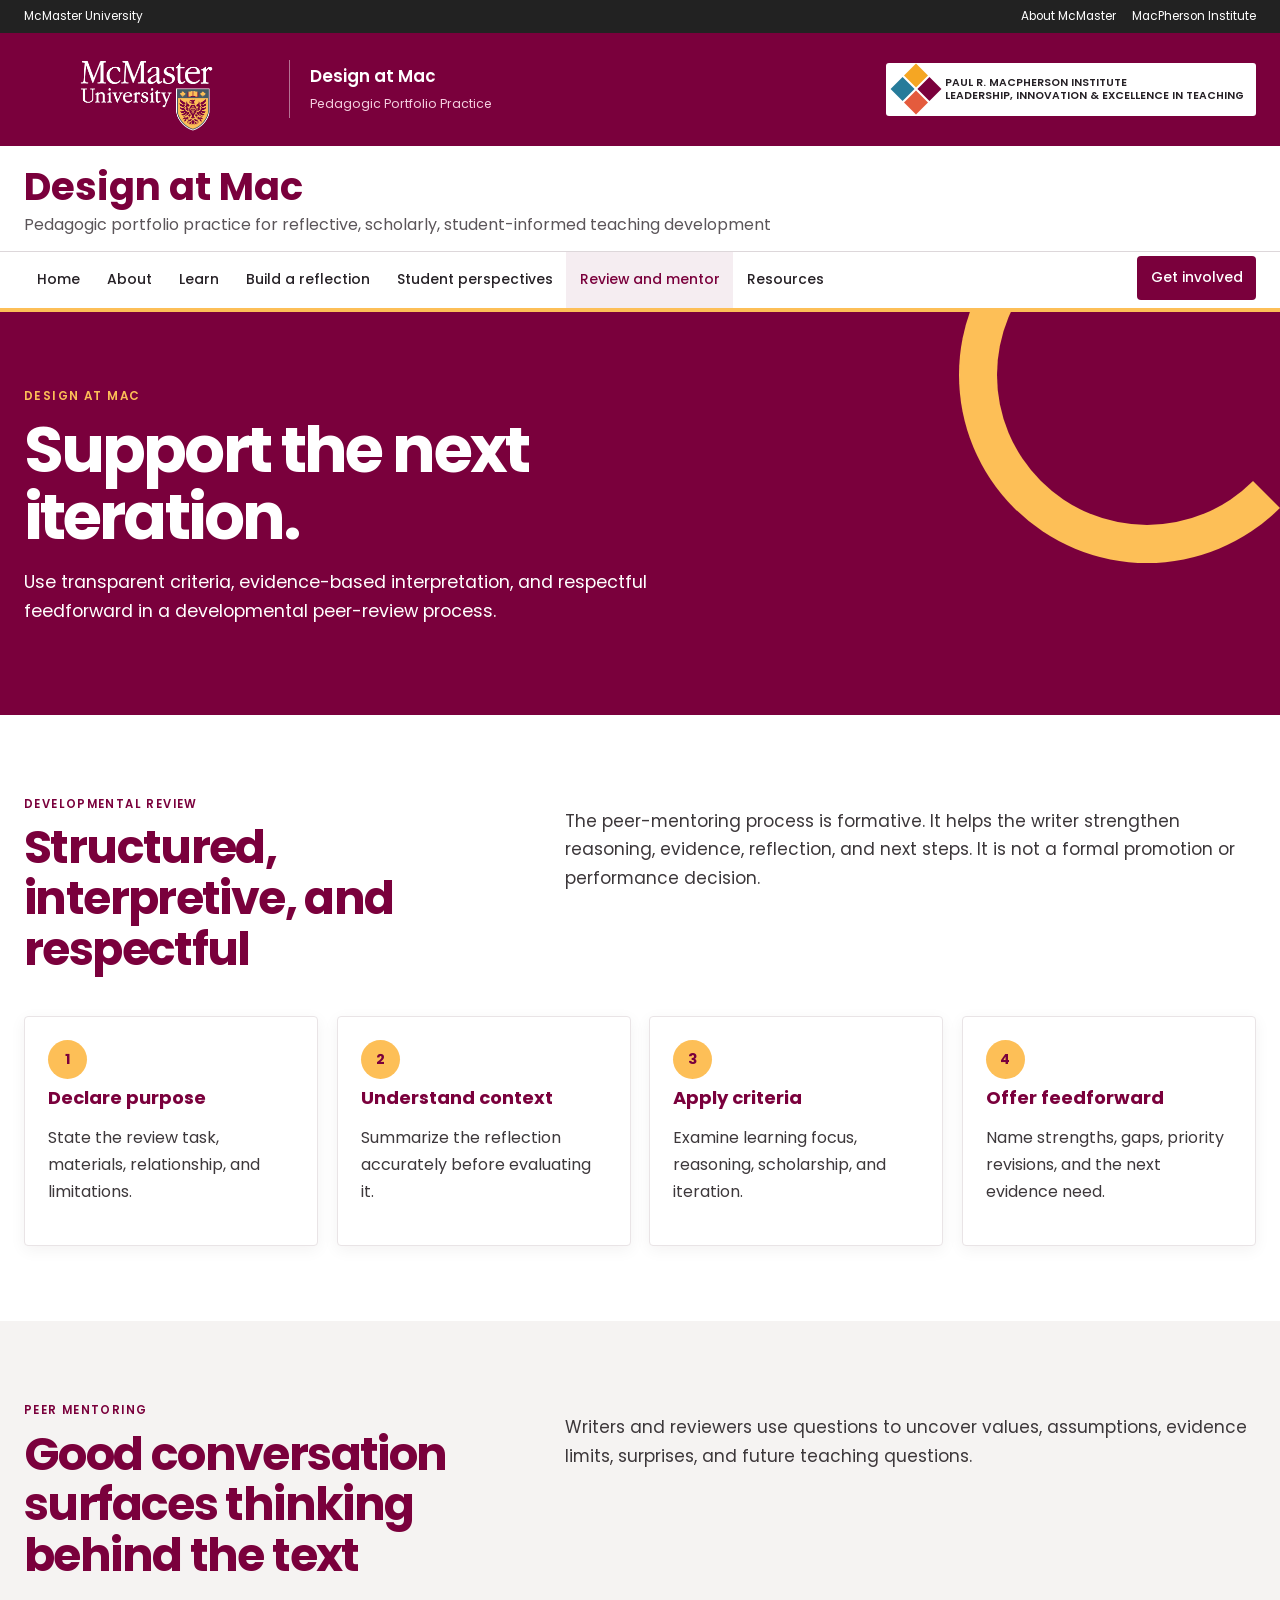
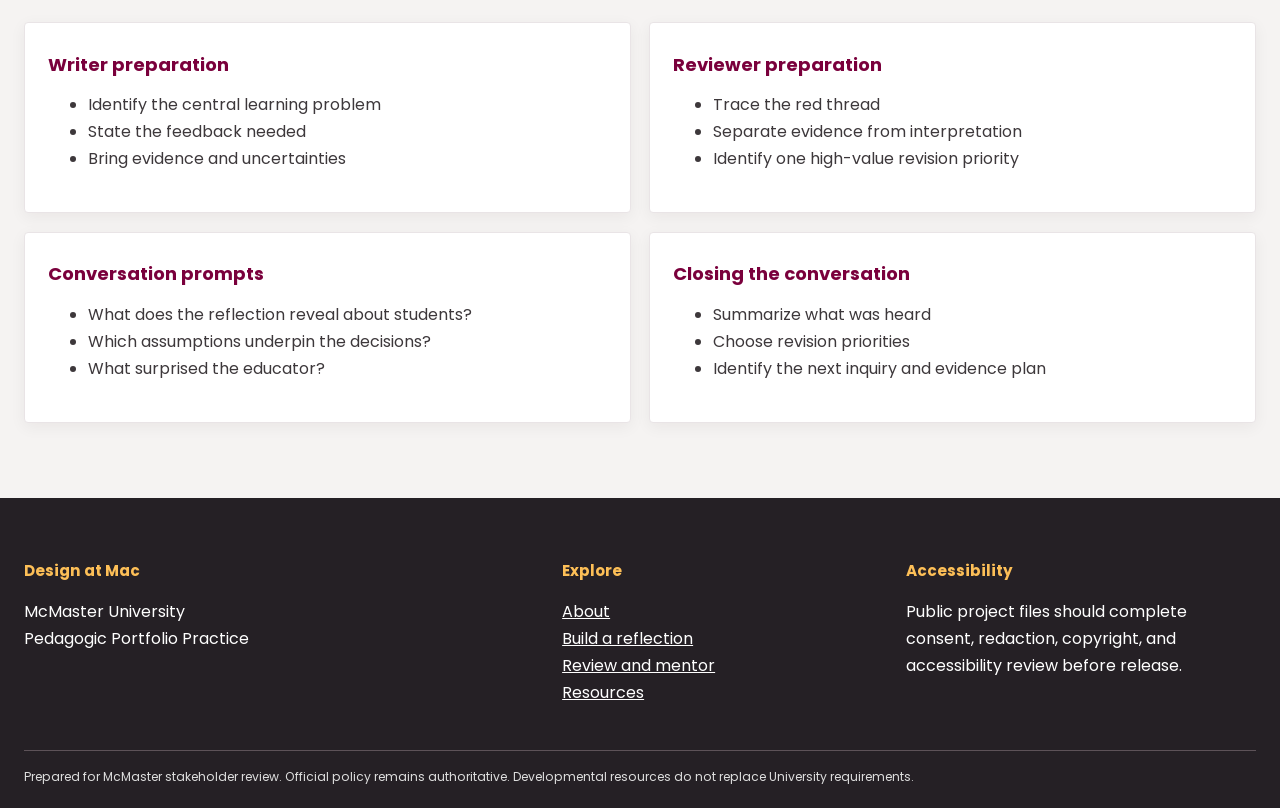
<file: pedagogic-portfolios/review.html>
<!doctype html><html lang="en"><head><meta charset="utf-8"><meta name="viewport" content="width=device-width,initial-scale=1"><meta name="description" content="Developmental review and peer mentoring guidance."><title>Review and mentor | Design at Mac</title><link rel="preconnect" href="https://fonts.googleapis.com"><link rel="preconnect" href="https://fonts.gstatic.com" crossorigin><link href="https://fonts.googleapis.com/css2?family=Poppins:wght@400;500;600;700&display=swap" rel="stylesheet"><link rel="stylesheet" href="assets/styles.css"></head><body><a class="skip" href="#main">Skip to main content</a><div class="global"><div class="global-in"><span>McMaster University</span><div class="global-links"><a href="https://www.mcmaster.ca/">About McMaster</a><a href="https://mi.mcmaster.ca/">MacPherson Institute</a></div></div></div><header><div class="brand"><div class="brand-in"><img class="mc-logo" src="assets/mcmaster-wordmark.png" alt="McMaster University"><span class="brand-rule" aria-hidden="true"></span><div class="brand-name"><strong>Design at Mac</strong><span>Pedagogic Portfolio Practice</span></div><a class="mi" href="https://mi.mcmaster.ca/"><span class="mi-mark" aria-hidden="true"><i></i><i></i><i></i><i></i></span><span class="mi-text">PAUL R. MACPHERSON INSTITUTE<br>LEADERSHIP, INNOVATION &amp; EXCELLENCE IN TEACHING</span></a></div></div><div class="site-head"><div class="site-head-in"><h1>Design at Mac</h1><p>Pedagogic portfolio practice for reflective, scholarly, student-informed teaching development</p></div></div><nav class="nav" aria-label="Site navigation"><div class="nav-in"><ul><li><a class="" href="index.html">Home</a></li><li><a class="" href="about.html">About</a></li><li><a class="" href="learn.html">Learn</a></li><li><a class="" href="build.html">Build a reflection</a></li><li><a class="" href="students.html">Student perspectives</a></li><li><a class="current" href="review.html">Review and mentor</a></li><li><a class="" href="resources.html">Resources</a></li></ul><a class="join" href="get-involved.html">Get involved</a></div></nav></header><section class="page-hero"><div class="hero-in"><div><span class="eyebrow">Design at Mac</span><h2>Support the next iteration.</h2><p>Use transparent criteria, evidence-based interpretation, and respectful feedforward in a developmental peer-review process.</p></div></div></section><main id="main"><section><div class="wrap"><div class="section-head"><div><span class="kicker">Developmental review</span><h2>Structured, interpretive, and respectful</h2></div><p class="lede">The peer-mentoring process is formative. It helps the writer strengthen reasoning, evidence, reflection, and next steps. It is not a formal promotion or performance decision.</p></div><div class="grid grid4"><article class="card"><span class="number">1</span><h3>Declare purpose</h3><p>State the review task, materials, relationship, and limitations.</p></article><article class="card"><span class="number">2</span><h3>Understand context</h3><p>Summarize the reflection accurately before evaluating it.</p></article><article class="card"><span class="number">3</span><h3>Apply criteria</h3><p>Examine learning focus, reasoning, scholarship, and iteration.</p></article><article class="card"><span class="number">4</span><h3>Offer feedforward</h3><p>Name strengths, gaps, priority revisions, and the next evidence need.</p></article></div></div></section><section class="pale"><div class="wrap"><div class="section-head"><div><span class="kicker">Peer mentoring</span><h2>Good conversation surfaces thinking behind the text</h2></div><p class="lede">Writers and reviewers use questions to uncover values, assumptions, evidence limits, surprises, and future teaching questions.</p></div><div class="grid grid2"><article class="card"><h3>Writer preparation</h3><ul><li>Identify the central learning problem</li><li>State the feedback needed</li><li>Bring evidence and uncertainties</li></ul></article><article class="card"><h3>Reviewer preparation</h3><ul><li>Trace the red thread</li><li>Separate evidence from interpretation</li><li>Identify one high-value revision priority</li></ul></article><article class="card"><h3>Conversation prompts</h3><ul><li>What does the reflection reveal about students?</li><li>Which assumptions underpin the decisions?</li><li>What surprised the educator?</li></ul></article><article class="card"><h3>Closing the conversation</h3><ul><li>Summarize what was heard</li><li>Choose revision priorities</li><li>Identify the next inquiry and evidence plan</li></ul></article></div></div></section></main><footer class="footer"><div class="foot"><div><h3>Design at Mac</h3><p>McMaster University<br>Pedagogic Portfolio Practice</p></div><div><h3>Explore</h3><p><a href="about.html">About</a><br><a href="build.html">Build a reflection</a><br><a href="review.html">Review and mentor</a><br><a href="resources.html">Resources</a></p></div><div><h3>Accessibility</h3><p>Public project files should complete consent, redaction, copyright, and accessibility review before release.</p></div></div><div class="legal">Prepared for McMaster stakeholder review. Official policy remains authoritative. Developmental resources do not replace University requirements.</div></footer><script src="assets/site.js"></script></body></html>
</file>
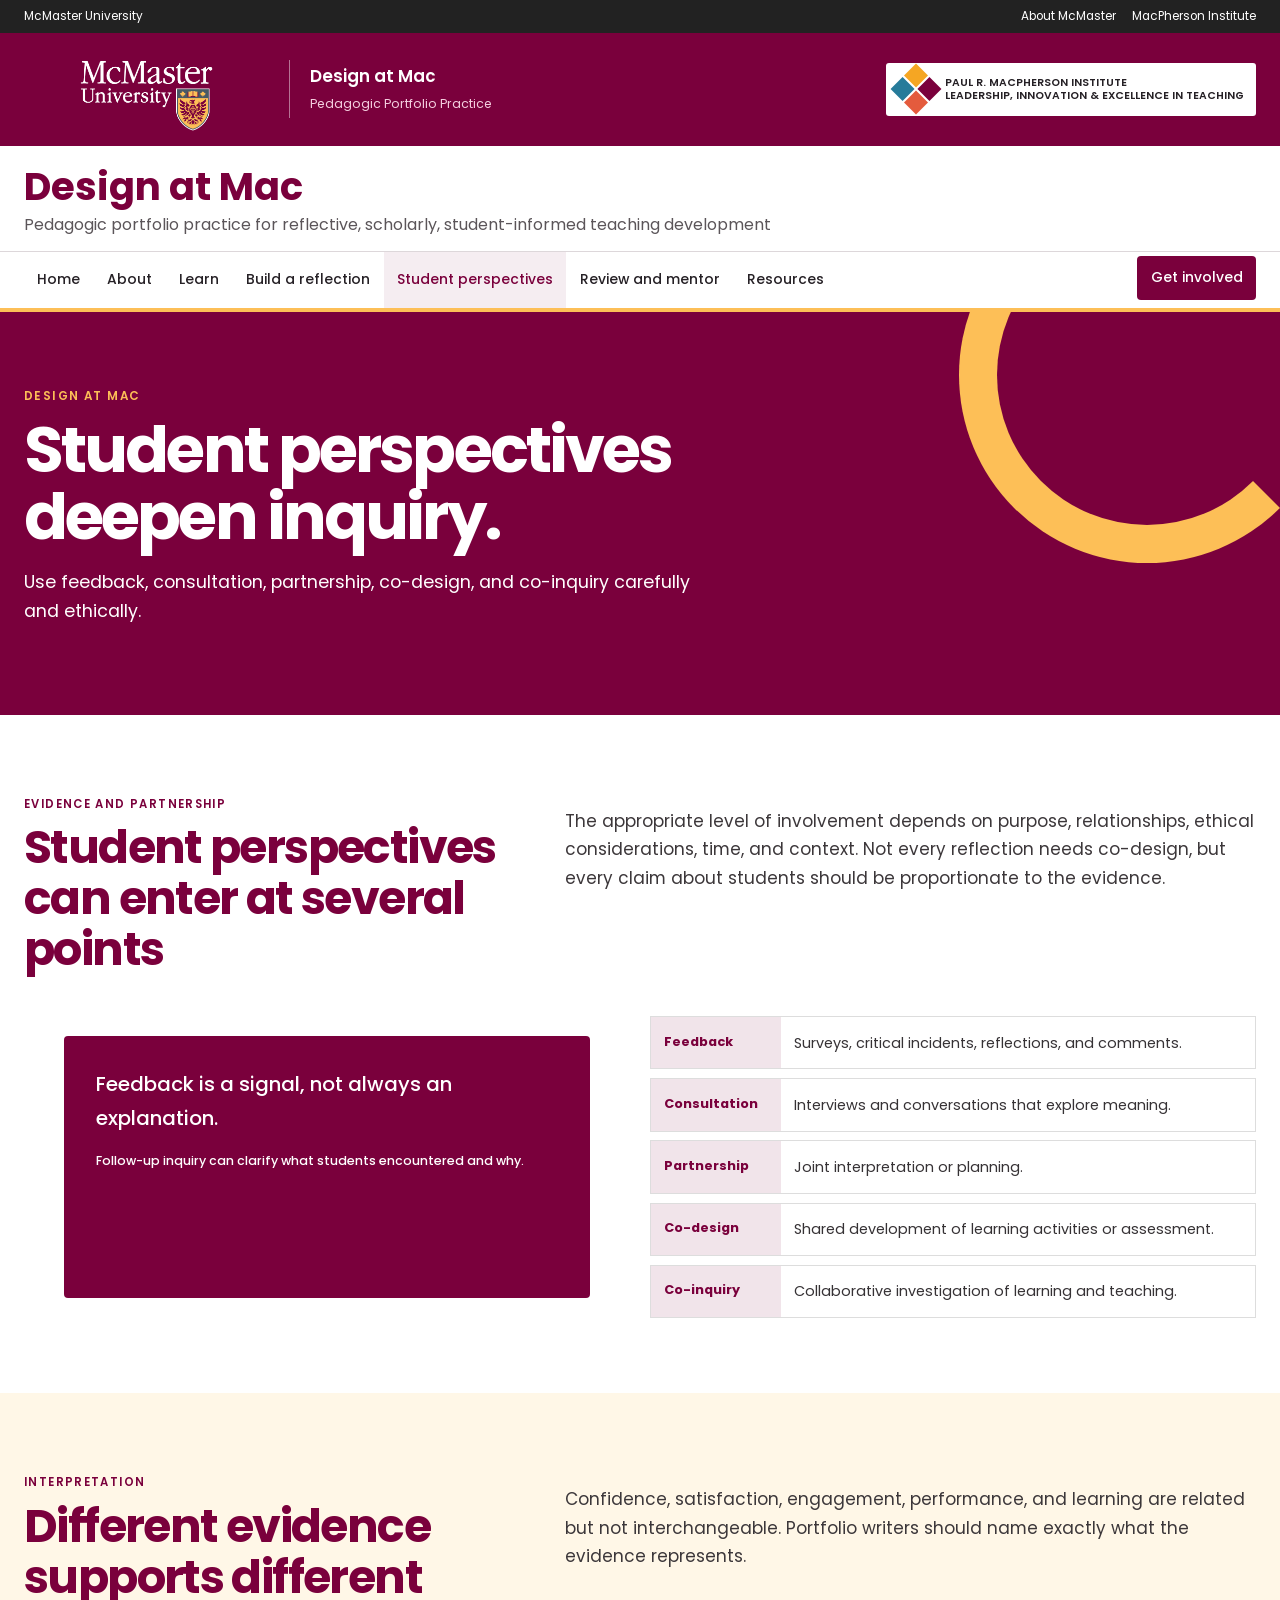
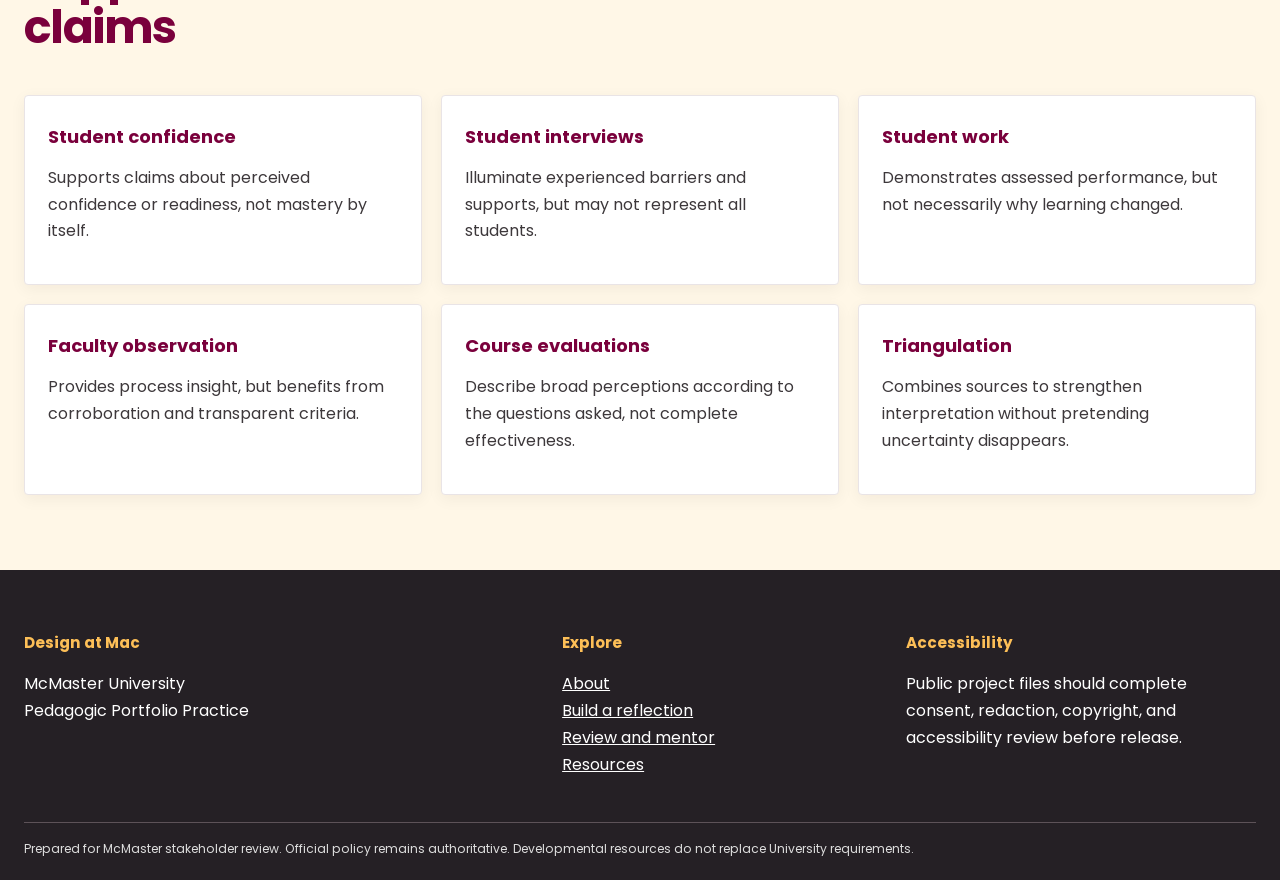
<file: pedagogic-portfolios/students.html>
<!doctype html><html lang="en"><head><meta charset="utf-8"><meta name="viewport" content="width=device-width,initial-scale=1"><meta name="description" content="Student perspectives and partnership in pedagogic portfolio work."><title>Student perspectives | Design at Mac</title><link rel="preconnect" href="https://fonts.googleapis.com"><link rel="preconnect" href="https://fonts.gstatic.com" crossorigin><link href="https://fonts.googleapis.com/css2?family=Poppins:wght@400;500;600;700&display=swap" rel="stylesheet"><link rel="stylesheet" href="assets/styles.css"></head><body><a class="skip" href="#main">Skip to main content</a><div class="global"><div class="global-in"><span>McMaster University</span><div class="global-links"><a href="https://www.mcmaster.ca/">About McMaster</a><a href="https://mi.mcmaster.ca/">MacPherson Institute</a></div></div></div><header><div class="brand"><div class="brand-in"><img class="mc-logo" src="assets/mcmaster-wordmark.png" alt="McMaster University"><span class="brand-rule" aria-hidden="true"></span><div class="brand-name"><strong>Design at Mac</strong><span>Pedagogic Portfolio Practice</span></div><a class="mi" href="https://mi.mcmaster.ca/"><span class="mi-mark" aria-hidden="true"><i></i><i></i><i></i><i></i></span><span class="mi-text">PAUL R. MACPHERSON INSTITUTE<br>LEADERSHIP, INNOVATION &amp; EXCELLENCE IN TEACHING</span></a></div></div><div class="site-head"><div class="site-head-in"><h1>Design at Mac</h1><p>Pedagogic portfolio practice for reflective, scholarly, student-informed teaching development</p></div></div><nav class="nav" aria-label="Site navigation"><div class="nav-in"><ul><li><a class="" href="index.html">Home</a></li><li><a class="" href="about.html">About</a></li><li><a class="" href="learn.html">Learn</a></li><li><a class="" href="build.html">Build a reflection</a></li><li><a class="current" href="students.html">Student perspectives</a></li><li><a class="" href="review.html">Review and mentor</a></li><li><a class="" href="resources.html">Resources</a></li></ul><a class="join" href="get-involved.html">Get involved</a></div></nav></header><section class="page-hero"><div class="hero-in"><div><span class="eyebrow">Design at Mac</span><h2>Student perspectives deepen inquiry.</h2><p>Use feedback, consultation, partnership, co-design, and co-inquiry carefully and ethically.</p></div></div></section><main id="main"><section><div class="wrap"><div class="section-head"><div><span class="kicker">Evidence and partnership</span><h2>Student perspectives can enter at several points</h2></div><p class="lede">The appropriate level of involvement depends on purpose, relationships, ethical considerations, time, and context. Not every reflection needs co-design, but every claim about students should be proportionate to the evidence.</p></div><div class="split"><blockquote class="quote">Feedback is a signal, not always an explanation.<small>Follow-up inquiry can clarify what students encountered and why.</small></blockquote><div class="levels"><div class="level"><b>Feedback</b><span>Surveys, critical incidents, reflections, and comments.</span></div><div class="level"><b>Consultation</b><span>Interviews and conversations that explore meaning.</span></div><div class="level"><b>Partnership</b><span>Joint interpretation or planning.</span></div><div class="level"><b>Co-design</b><span>Shared development of learning activities or assessment.</span></div><div class="level"><b>Co-inquiry</b><span>Collaborative investigation of learning and teaching.</span></div></div></div></div></section><section class="cream"><div class="wrap"><div class="section-head"><div><span class="kicker">Interpretation</span><h2>Different evidence supports different claims</h2></div><p class="lede">Confidence, satisfaction, engagement, performance, and learning are related but not interchangeable. Portfolio writers should name exactly what the evidence represents.</p></div><div class="grid"><article class="card"><h3>Student confidence</h3><p>Supports claims about perceived confidence or readiness, not mastery by itself.</p></article><article class="card"><h3>Student interviews</h3><p>Illuminate experienced barriers and supports, but may not represent all students.</p></article><article class="card"><h3>Student work</h3><p>Demonstrates assessed performance, but not necessarily why learning changed.</p></article><article class="card"><h3>Faculty observation</h3><p>Provides process insight, but benefits from corroboration and transparent criteria.</p></article><article class="card"><h3>Course evaluations</h3><p>Describe broad perceptions according to the questions asked, not complete effectiveness.</p></article><article class="card"><h3>Triangulation</h3><p>Combines sources to strengthen interpretation without pretending uncertainty disappears.</p></article></div></div></section></main><footer class="footer"><div class="foot"><div><h3>Design at Mac</h3><p>McMaster University<br>Pedagogic Portfolio Practice</p></div><div><h3>Explore</h3><p><a href="about.html">About</a><br><a href="build.html">Build a reflection</a><br><a href="review.html">Review and mentor</a><br><a href="resources.html">Resources</a></p></div><div><h3>Accessibility</h3><p>Public project files should complete consent, redaction, copyright, and accessibility review before release.</p></div></div><div class="legal">Prepared for McMaster stakeholder review. Official policy remains authoritative. Developmental resources do not replace University requirements.</div></footer><script src="assets/site.js"></script></body></html>
</file>
<file: styles.css>
:root {
  --maroon: #7a003c;
  --gold: #fdbf57;
  --grey: #495965;
  --ink: #22252a;
  --muted: #5d6670;
  --surface: #ffffff;
  --background: #f7f5f2;
  --border: #ded9d3;
  --shadow: 0 14px 34px rgba(50, 35, 42, 0.09);
}

* {
  box-sizing: border-box;
}

html {
  color-scheme: light;
}

body {
  min-height: 100vh;
  margin: 0;
  display: flex;
  flex-direction: column;
  color: var(--ink);
  background:
    radial-gradient(circle at 12% 4%, rgba(253, 191, 87, 0.18), transparent 24rem),
    var(--background);
  font-family: Poppins, Arial, sans-serif;
}

.page-shell {
  width: min(760px, calc(100% - 2rem));
  margin: auto;
  padding: 4rem 0 3rem;
}

.hero {
  text-align: center;
  margin-bottom: 2.25rem;
}

.brand-logo {
  display: block;
  width: min(100%, 620px);
  height: auto;
  margin: 0 auto;
}

.intro {
  max-width: 590px;
  margin: 1.35rem auto 0;
  color: var(--muted);
  font-size: clamp(1rem, 2.5vw, 1.12rem);
  line-height: 1.65;
}

.link-list {
  display: grid;
  gap: 1rem;
}

.link-card {
  display: flex;
  align-items: center;
  justify-content: space-between;
  gap: 1.5rem;
  min-height: 104px;
  padding: 1.35rem 1.5rem;
  color: var(--ink);
  background: var(--surface);
  border: 1px solid var(--border);
  border-left: 6px solid var(--maroon);
  border-radius: 14px;
  box-shadow: var(--shadow);
  text-decoration: none;
  transition: transform 160ms ease, border-color 160ms ease, box-shadow 160ms ease;
}

.link-card:hover,
.link-card:focus-visible {
  transform: translateY(-2px);
  border-color: var(--gold);
  border-left-color: var(--maroon);
  box-shadow: 0 18px 38px rgba(50, 35, 42, 0.14);
  outline: none;
}

.link-card:focus-visible {
  box-shadow: 0 0 0 4px rgba(253, 191, 87, 0.55), var(--shadow);
}

.link-copy {
  display: grid;
  gap: 0.35rem;
}

.link-copy strong {
  color: var(--maroon);
  font-size: 1.08rem;
  line-height: 1.35;
}

.link-copy span {
  color: var(--muted);
  font-family: Arial, sans-serif;
  line-height: 1.45;
}

.arrow {
  flex: 0 0 auto;
  color: var(--grey);
  font-size: 1.65rem;
  transition: transform 160ms ease;
}

.link-card:hover .arrow,
.link-card:focus-visible .arrow {
  transform: translateX(4px);
}

.placeholder {
  border-left-color: var(--grey);
  box-shadow: none;
  opacity: 0.62;
  cursor: default;
}

.placeholder:hover {
  transform: none;
  border-color: var(--border);
  border-left-color: var(--grey);
  box-shadow: none;
}

.placeholder:hover .arrow {
  transform: none;
}

footer {
  padding: 1rem;
  color: var(--grey);
  text-align: center;
  font-size: 0.85rem;
}

@media (max-width: 520px) {
  .page-shell {
    padding-top: 2.5rem;
  }

  .link-card {
    min-height: 96px;
    padding: 1.15rem;
  }

  .link-copy span {
    font-size: 0.94rem;
  }
}

@media (prefers-reduced-motion: reduce) {
  *,
  *::before,
  *::after {
    scroll-behavior: auto !important;
    transition: none !important;
  }
}
</file>
<file: pedagogic-portfolios/assets/styles.css>
:root{--maroon:#7a003c;--maroon-dark:#5b002d;--gold:#fdbf57;--cream:#fff7e7;--ink:#242124;--muted:#5b5559;--pale:#f5f3f2;--line:#ddd7da;--white:#fff;--green:#1f5a36;--max:1280px}*{box-sizing:border-box}html{scroll-behavior:smooth}body,body *,button,input,select,textarea{font-family:'Poppins',Arial,sans-serif}body{margin:0;background:#fff;color:var(--ink);font-size:16px;line-height:1.68}a{color:var(--maroon)}img{max-width:100%;height:auto}.skip{position:absolute;left:-9999px;top:1rem;background:#fff;color:#111;padding:.8rem;z-index:999}.skip:focus{left:1rem}.global{background:#222;color:#fff;font-size:.74rem}.global-in{max-width:var(--max);margin:auto;padding:.42rem 1.5rem;display:flex;justify-content:space-between}.global a{color:#fff;text-decoration:none}.global-links{display:flex;gap:1rem}.brand{background:var(--maroon);color:#fff}.brand-in{max-width:var(--max);margin:auto;padding:.85rem 1.5rem;display:flex;align-items:center;gap:1.25rem}.mc-logo{width:245px;height:85px;object-fit:contain}.brand-rule{height:58px;border-left:1px solid rgba(255,255,255,.45)}.brand-name strong{display:block;font-size:1.05rem;font-weight:600}.brand-name span{font-size:.78rem;color:#f4cedf}.mi{margin-left:auto;background:#fff;color:#252025;text-decoration:none;display:flex;align-items:center;gap:.7rem;padding:.55rem .75rem;border-radius:3px}.mi-mark{width:36px;height:36px;display:grid;grid-template-columns:1fr 1fr;gap:2px;transform:rotate(45deg)}.mi-mark i:nth-child(1){background:#f5a623}.mi-mark i:nth-child(2){background:#7a003c}.mi-mark i:nth-child(3){background:#267b9a}.mi-mark i:nth-child(4){background:#e45b3d}.mi-text{font-size:.67rem;font-weight:600;line-height:1.25}.site-head{border-bottom:1px solid var(--line);background:#fff}.site-head-in{max-width:var(--max);margin:auto;padding:1.2rem 1.5rem .8rem}.site-head h1{color:var(--maroon);font-size:clamp(1.7rem,3vw,2.45rem);line-height:1.12;margin:0}.site-head p{margin:.25rem 0 0;color:var(--muted)}.nav{background:#fff;border-bottom:4px solid var(--gold);position:sticky;top:0;z-index:50}.nav-in{max-width:var(--max);margin:auto;padding:0 1.5rem;display:flex;align-items:center;overflow:hidden}.nav ul{display:flex;flex:1 1 auto;flex-wrap:nowrap;white-space:nowrap;overflow-x:auto;list-style:none;margin:0;padding:0;scrollbar-width:thin;scrollbar-color:var(--maroon) transparent}.nav li{flex:0 0 auto}.nav a{display:block;color:#262126;text-decoration:none;font-size:.87rem;font-weight:500;padding:1rem .84rem;border-top:4px solid transparent;margin-top:-4px}.nav a:hover,.nav a:focus,.nav a.current{color:var(--maroon);background:#f5edf1;border-top-color:var(--maroon)}.nav .join{flex:0 0 auto;margin-left:.75rem;background:var(--maroon);color:#fff;border-radius:4px;padding:.62rem .83rem;border:0}.page-hero{background:var(--maroon);color:#fff;position:relative;overflow:hidden}.page-hero:after{content:'';position:absolute;width:300px;height:300px;border:38px solid var(--gold);border-right-color:transparent;border-radius:50%;right:-55px;top:-125px}.hero-in{max-width:var(--max);margin:auto;padding:4.4rem 1.5rem;position:relative;z-index:2;display:grid;grid-template-columns:7fr 5fr;gap:3rem;align-items:center}.eyebrow{color:var(--gold);font-size:.74rem;font-weight:600;text-transform:uppercase;letter-spacing:.12em}.page-hero h2{display:block!important;visibility:visible!important;opacity:1!important;color:#fff!important;background:transparent!important;font-size:clamp(2.8rem,5vw,5.25rem);font-weight:700;line-height:1.04;letter-spacing:-.045em;margin:.5rem 0 1.1rem;position:relative;z-index:3}.page-hero p{color:#fff;font-size:1.1rem;max-width:760px}.hero-card{background:#fff;color:#292429;border-top:8px solid var(--gold);border-radius:4px;padding:1.6rem}.hero-card h3{color:var(--maroon);font-size:1.35rem;margin:.35rem 0}.button{display:inline-flex;align-items:center;justify-content:center;text-decoration:none;font-weight:600;font-size:.87rem;padding:.72rem .92rem;border:2px solid var(--gold);border-radius:4px}.button.gold{background:var(--gold);color:#2d1721}.button.maroon{background:var(--maroon);border-color:var(--maroon);color:#fff}.button.white{background:#fff;color:var(--maroon);border-color:#fff}.actions{display:flex;gap:.7rem;flex-wrap:wrap;margin-top:1.4rem}main section{padding:4.7rem 1.5rem}.wrap{max-width:var(--max);margin:auto}.section-head{display:grid;grid-template-columns:5fr 7fr;gap:3rem;margin-bottom:2.25rem}.kicker{color:var(--maroon);font-size:.72rem;font-weight:600;text-transform:uppercase;letter-spacing:.12em}.section-head h2,h2.section-title{color:var(--maroon);font-size:clamp(2rem,3.6vw,3.4rem);line-height:1.1;letter-spacing:-.035em;margin:.35rem 0}.lede{color:#3c373a;font-size:1.06rem}.pale{background:var(--pale)}.cream{background:var(--cream)}.maroon{background:var(--maroon);color:#fff}.maroon h2,.maroon .kicker{color:var(--gold)}.maroon p,.maroon li{color:#fff}.grid{display:grid;grid-template-columns:repeat(3,1fr);gap:1.15rem}.grid2{grid-template-columns:repeat(2,1fr)}.grid4{grid-template-columns:repeat(4,1fr)}.card{background:#fff;color:var(--ink);border:1px solid #e9e4e6;border-radius:4px;padding:1.45rem;box-shadow:0 4px 16px rgba(32,20,27,.055)}.card h3{color:var(--maroon);font-size:1.13rem;line-height:1.3;margin:.4rem 0}.card p,.card li{color:#3d383b}.tag{display:inline-block;background:#f4e8ee;color:#6f0037;font-size:.68rem;font-weight:600;padding:.23rem .44rem;border-radius:2px}.number{width:39px;height:39px;border-radius:50%;background:var(--gold);color:var(--maroon);display:grid;place-items:center;font-size:.88rem;font-weight:700}.steps{display:grid;grid-template-columns:repeat(5,1fr);background:#fff;border:1px solid var(--line)}.steps article{padding:1.35rem;border-right:1px solid var(--line)}.steps article:last-child{border:0}.steps b{width:31px;height:31px;border-radius:50%;display:grid;place-items:center;background:var(--maroon);color:#fff}.steps h3{color:var(--maroon);font-size:.98rem}.steps p{color:#3f3a3d;font-size:.87rem}.split{display:grid;grid-template-columns:1fr 1fr;gap:1.2rem}.panel{background:#fff;border:1px solid #e4dfe1;border-top:6px solid var(--maroon);padding:1.5rem}.panel h3{color:var(--maroon)}.panel p,.panel li{color:#393538}.panel.full{grid-column:1/-1;background:var(--maroon);color:#fff;text-align:center;border:0}.panel.full h3{color:var(--gold)}.panel.full p{color:#fff}.quote{background:var(--maroon);color:#fff;padding:2rem;border-radius:4px;font-size:1.25rem;font-weight:500}.quote small{display:block;margin-top:1rem;color:#fff;font-size:.78rem}.levels{display:grid;gap:.55rem}.level{display:grid;grid-template-columns:130px 1fr;border:1px solid #ddd;background:#fff}.level b{padding:.85rem;background:#f1e4ea;color:var(--maroon);font-size:.8rem}.level span{padding:.85rem;color:#363235;font-size:.9rem}.resource-bar{display:flex;justify-content:space-between;gap:1rem;align-items:center;flex-wrap:wrap;margin-bottom:1.2rem}.filters{display:flex;gap:.4rem;flex-wrap:wrap}.filter{background:#fff;color:var(--maroon);border:1px solid var(--maroon);padding:.45rem .62rem;border-radius:3px;font-size:.72rem;font-weight:600;cursor:pointer}.filter.active{background:var(--maroon);color:#fff}.search{min-width:280px;padding:.56rem .68rem;border:1px solid #777;border-radius:3px}.resource{display:flex;flex-direction:column}.resource .meta{font-size:.74rem;color:#625c60}.access{font-size:.67rem;font-weight:600;color:#1f5a36;margin:.55rem 0}.resource .button{align-self:flex-start;margin-top:auto}.footer{background:#252025;color:#fff;padding:2.8rem 1.5rem 1.3rem}.foot{max-width:var(--max);margin:auto;display:grid;grid-template-columns:1.3fr .8fr .9fr;gap:2rem}.foot h3{color:var(--gold);font-size:.95rem}.foot p,.foot li{color:#fff}.foot a{color:#fff}.legal{max-width:var(--max);margin:1.7rem auto 0;padding-top:1rem;border-top:1px solid #5d5258;color:#ddd;font-size:.76rem}.breadcrumbs{max-width:var(--max);margin:auto;padding:.8rem 1.5rem;color:#5b5559;font-size:.78rem}.breadcrumbs a{text-decoration:none}.callout{border-left:7px solid var(--gold);background:#fff;padding:1.35rem}.callout h3{color:var(--maroon)}
@media(max-width:980px){.mi{display:none}.hero-in,.section-head{grid-template-columns:1fr}.grid4{grid-template-columns:repeat(2,1fr)}.steps{grid-template-columns:1fr 1fr}.steps article{border-bottom:1px solid var(--line)}}@media(max-width:680px){.global{display:none}.brand-in{padding:.65rem 1rem}.mc-logo{width:190px;height:68px}.brand-rule,.brand-name{display:none}.site-head-in,.nav-in{padding-left:1rem;padding-right:1rem}.nav a{font-size:.77rem;padding:.88rem .68rem}.nav .join{font-size:.74rem;padding:.55rem .65rem}.hero-in{padding:3.5rem 1rem}.page-hero:after{opacity:.28}.page-hero h2{font-size:clamp(2.4rem,11vw,3.65rem)}main section{padding:3.6rem 1rem}.grid,.grid2,.grid4,.split,.steps,.foot{grid-template-columns:1fr}.panel.full{grid-column:auto}.steps article{border-right:0}.level{grid-template-columns:1fr}.search{width:100%;min-width:0}}:focus-visible{outline:3px solid #006ac3;outline-offset:3px}@media(prefers-reduced-motion:reduce){html{scroll-behavior:auto}}
</file>
